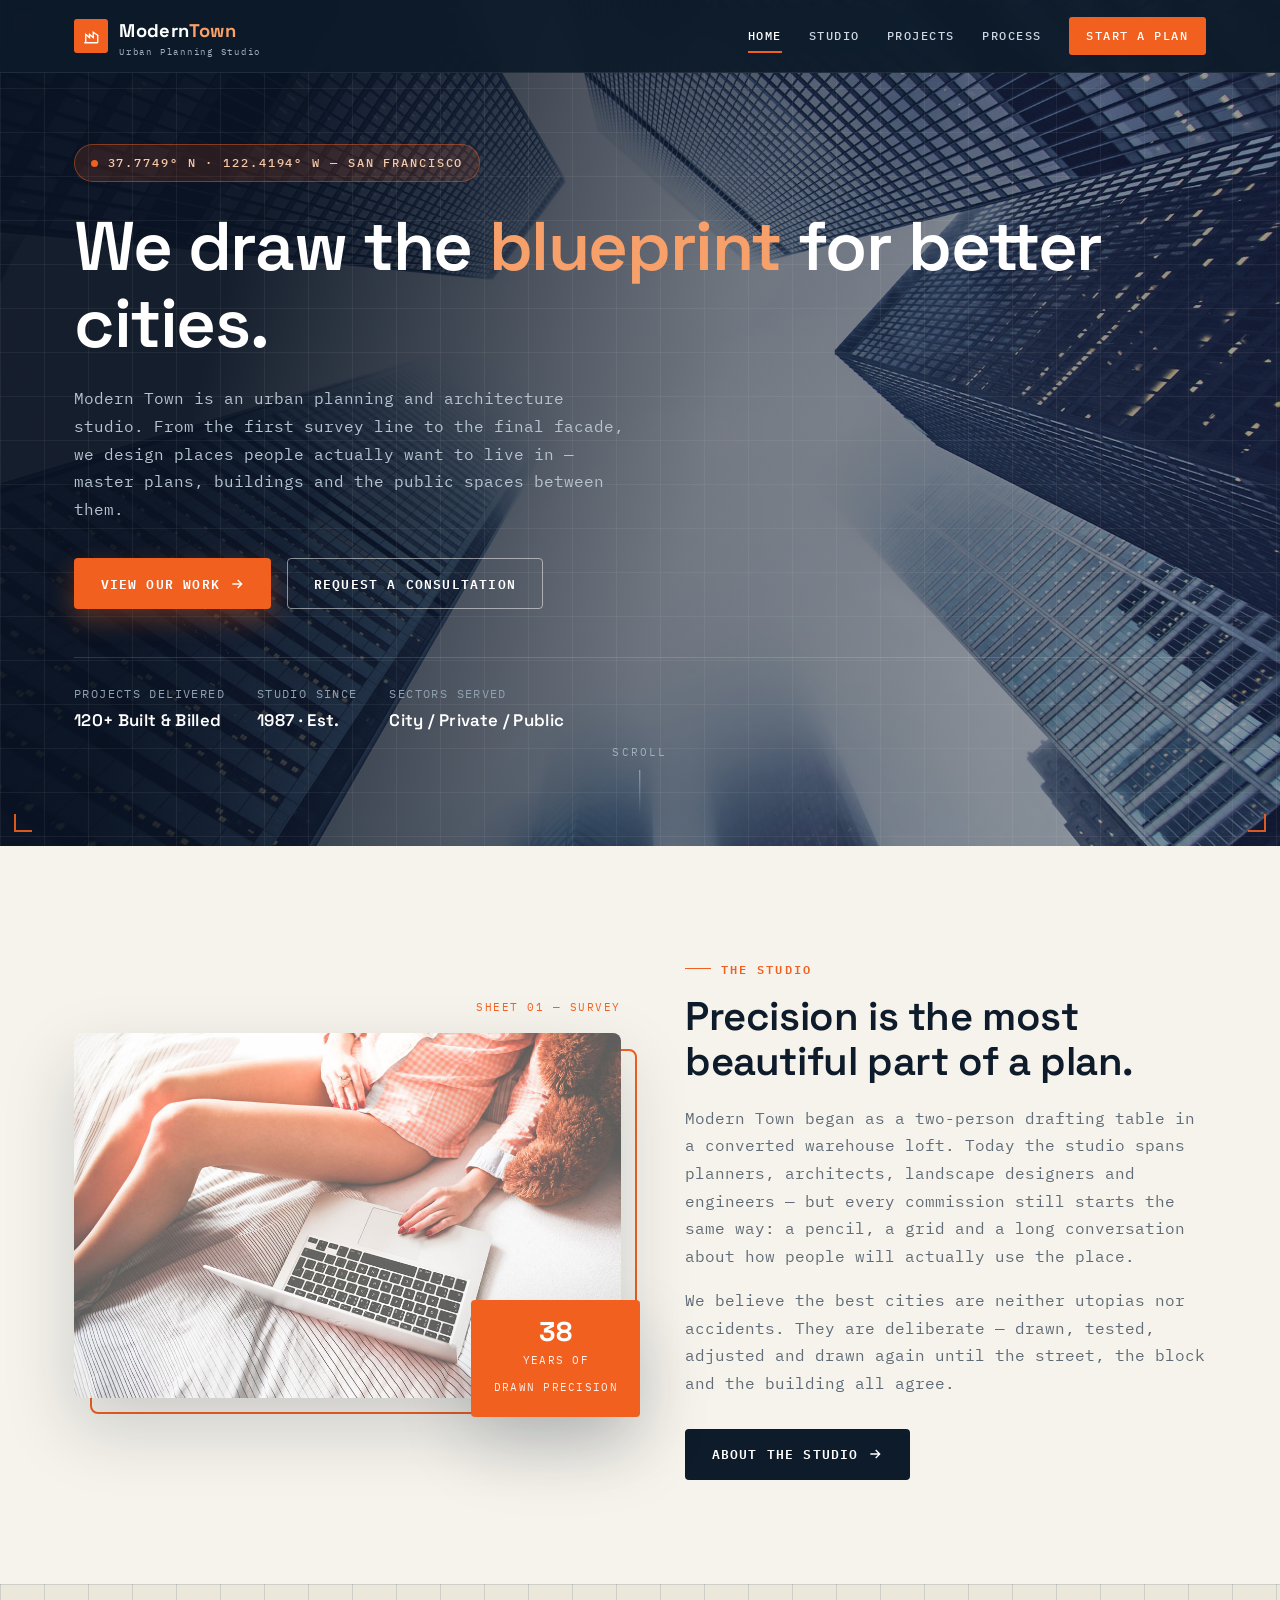
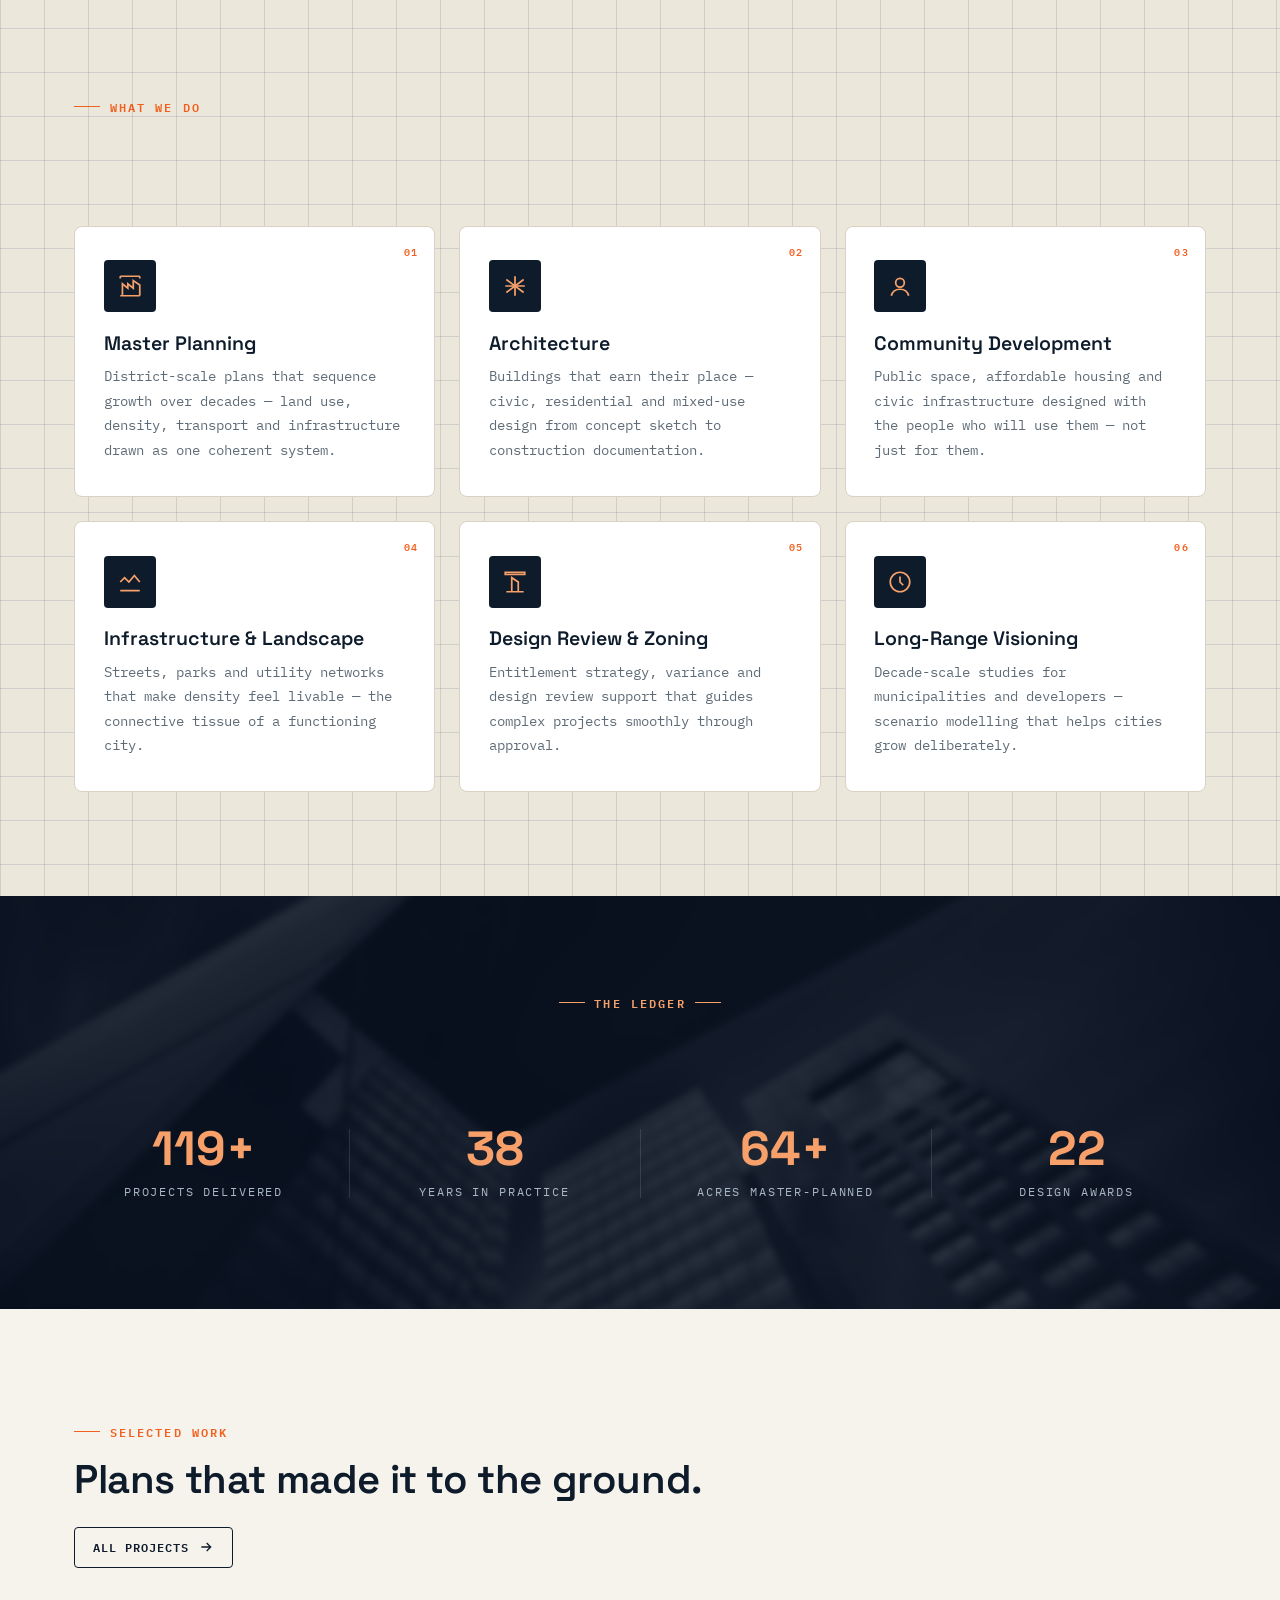
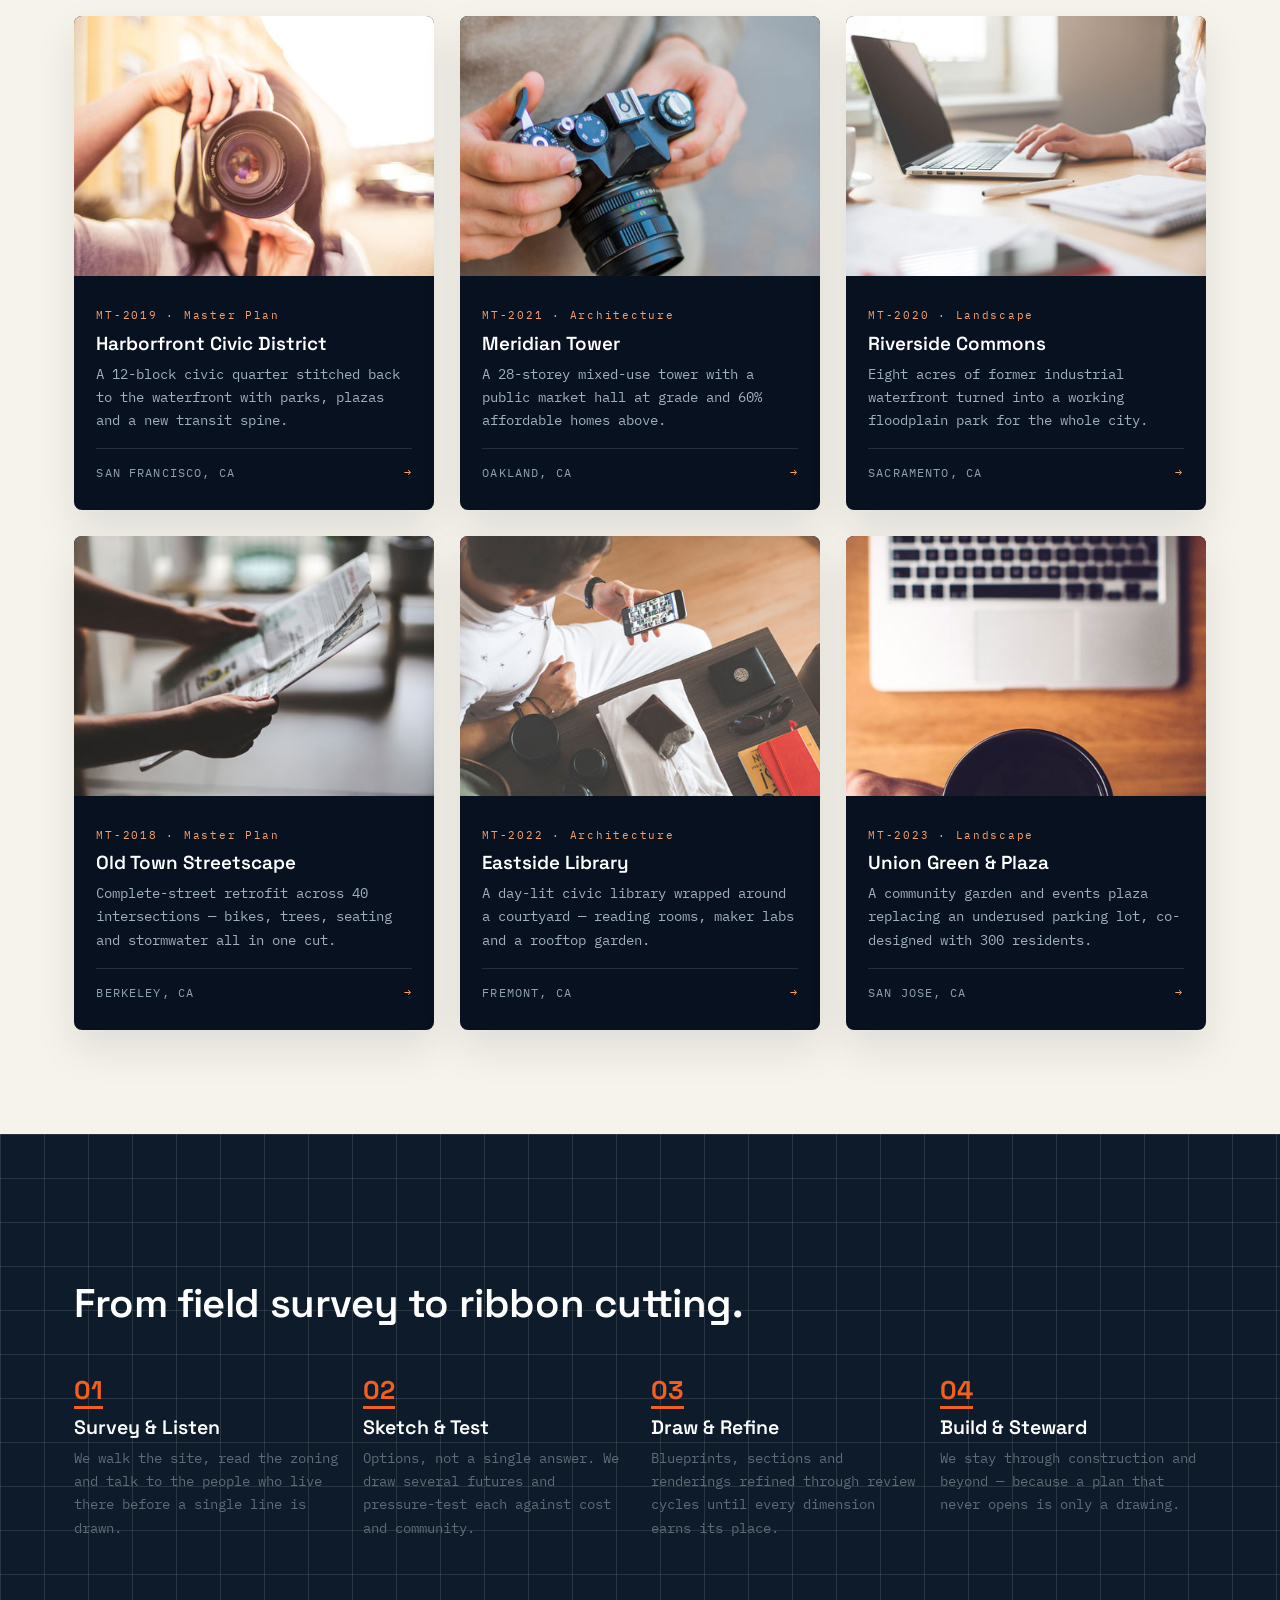
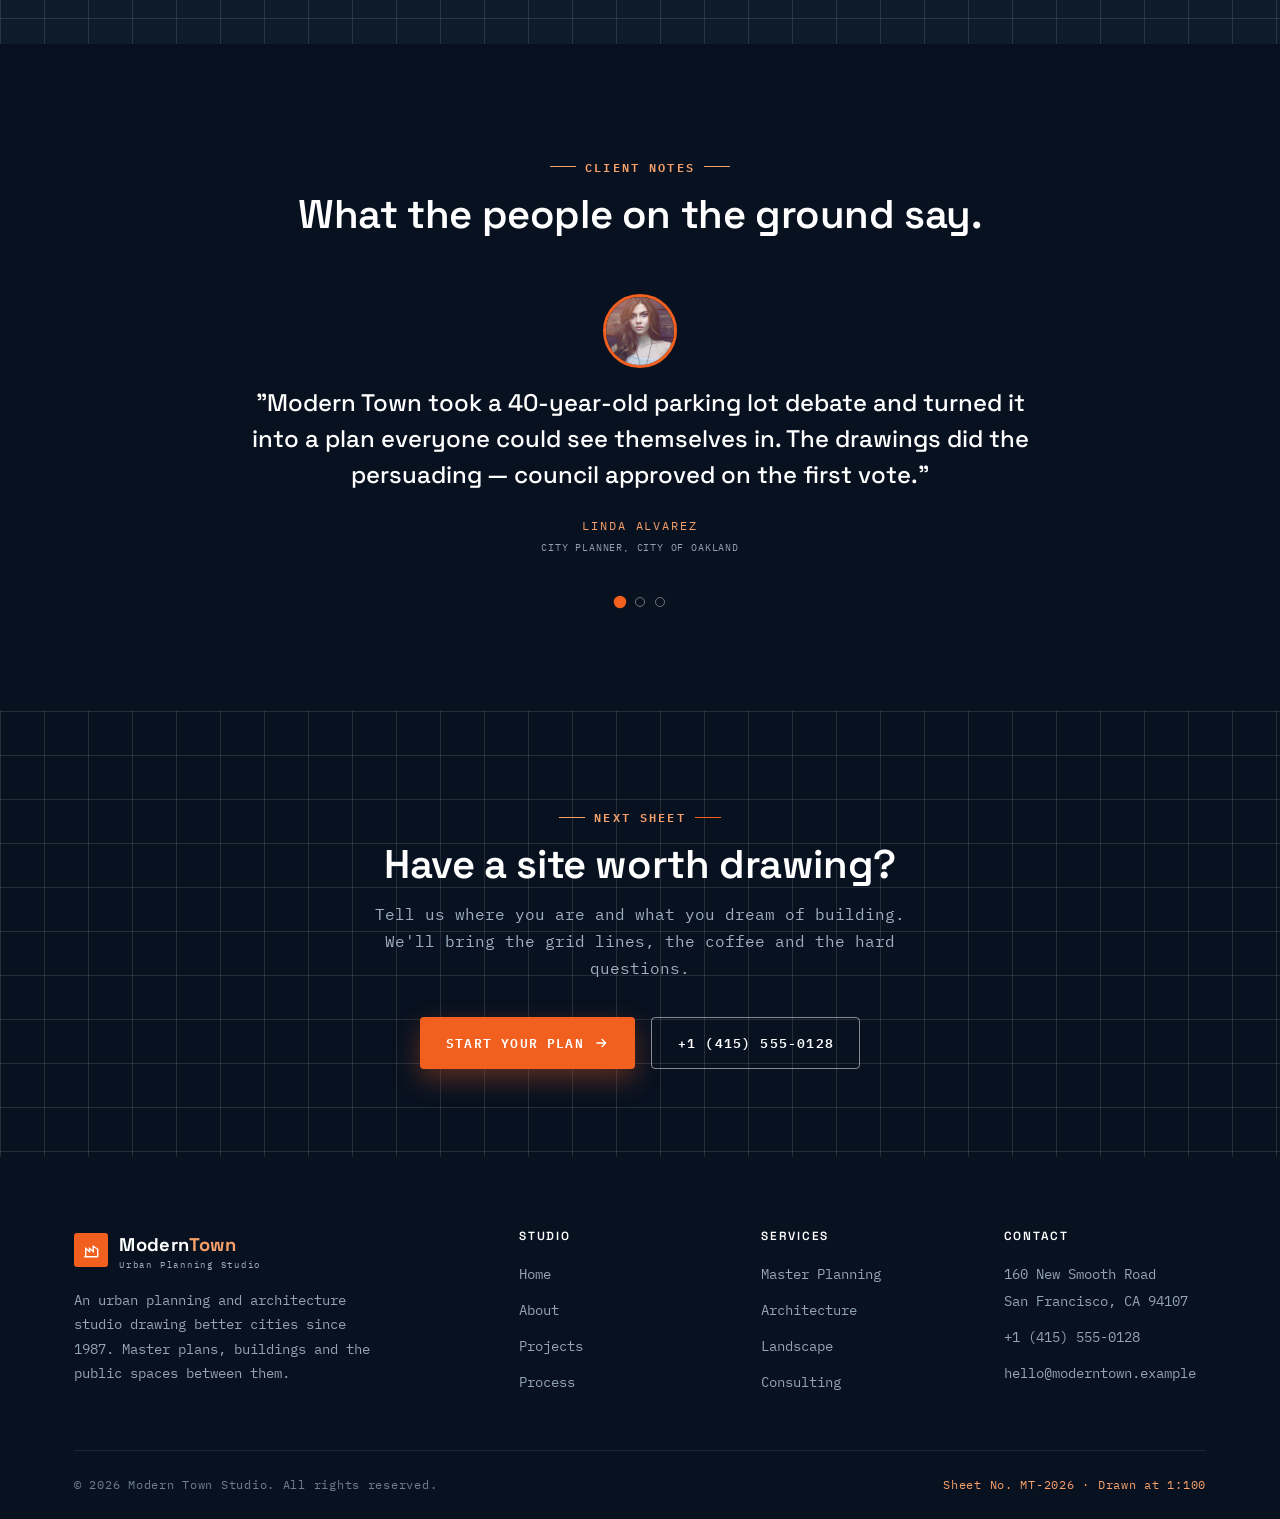
<file: index.html>
<!DOCTYPE html>
<html lang="en">
<head>
  <meta charset="utf-8">
  <meta name="viewport" content="width=device-width, initial-scale=1">
  <title>Modern Town — Urban Planning &amp; Architecture Studio</title>
  <meta name="description" content="Modern Town is an urban planning and architecture studio shaping livable cities — master planning, architecture, community development and infrastructure design, drawn with precision.">
  <meta property="og:title" content="Modern Town — Urban Planning &amp; Architecture Studio">
  <meta property="og:description" content="Master planning, architecture and community development — drawn with blueprint precision.">
  <meta property="og:type" content="website">
  <link rel="icon" href="data:image/svg+xml,%3Csvg xmlns='http://www.w3.org/2000/svg' viewBox='0 0 64 64'%3E%3Crect width='64' height='64' fill='%23f2601f'/%3E%3Cpath d='M14 48V24l8 10V30l8 12v-6l6 9h18v3H14z' fill='%23fff'/%3E%3C/svg%3E">
  <link rel="preconnect" href="https://fonts.googleapis.com">
  <link rel="preconnect" href="https://fonts.gstatic.com" crossorigin>
  <link href="https://fonts.googleapis.com/css2?family=Space+Grotesk:wght@400;500;600;700&family=IBM+Plex+Mono:wght@400;500;600&display=swap" rel="stylesheet">
  <link rel="stylesheet" href="assets/css/style.css">
</head>
<body>
  <a class="skip-link" href="#main">Skip to content</a>

  <!-- ===== Header ===== -->
  <header class="site-header" id="top">
    <div class="container header-inner">
      <a href="index.html" class="logo">
        <span class="logo-mark" aria-hidden="true">
          <svg viewBox="0 0 24 24" fill="none" stroke="currentColor" stroke-width="1.8"><path d="M3 21h18M5 21V10l5 4v-4l5 4V7l6 4v10"/></svg>
        </span>
        <span>Modern<span style="color:var(--signal-soft)">Town</span><small>Urban Planning Studio</small></span>
      </a>
      <button class="nav-toggle" aria-label="Toggle navigation" aria-expanded="false">
        <span></span><span></span><span></span>
      </button>
      <nav class="nav-links" aria-label="Primary navigation">
        <a href="index.html" aria-current="page">Home</a>
        <a href="about.html">Studio</a>
        <a href="projects.html">Projects</a>
        <a href="index.html#process">Process</a>
        <a href="contact.html" class="nav-cta">Start a Plan</a>
      </nav>
    </div>
  </header>

  <main id="main">
    <!-- ===== Hero ===== -->
    <section class="hero reg-marks" aria-label="Welcome">
      <div class="hero-bg" style="background-image:url('assets/img/home-bg.jpg');"></div>
      <div class="hero-bp" aria-hidden="true"></div>
      <span class="rm-a" aria-hidden="true"></span>
      <span class="rm-b" aria-hidden="true"></span>
      <div class="hero-inner">
        <span class="hero-badge reveal"><span class="dot" aria-hidden="true"></span> 37.7749° N · 122.4194° W — San Francisco</span>
        <h1 class="reveal reveal-delay-1">We draw the <span class="hl">blueprint</span> for better cities.</h1>
        <p class="hero-deck reveal reveal-delay-2">Modern Town is an urban planning and architecture studio. From the first survey line to the final facade, we design places people actually want to live in — master plans, buildings and the public spaces between them.</p>
        <div class="hero-actions reveal reveal-delay-3">
          <a href="projects.html" class="btn btn--signal">View Our Work
            <svg viewBox="0 0 24 24" fill="none" stroke="currentColor" stroke-width="2"><path d="M5 12h14M13 6l6 6-6 6"/></svg>
          </a>
          <a href="contact.html" class="btn btn--ghost-light">Request a Consultation</a>
        </div>
        <div class="hero-meta reveal reveal-delay-3">
          <span>Projects Delivered<b>120+ Built &amp; Billed</b></span>
          <span>Studio Since<b>1987 · Est.</b></span>
          <span>Sectors Served<b>City / Private / Public</b></span>
        </div>
      </div>
      <div class="scroll-cue" aria-hidden="true"><span>Scroll</span><div class="line"></div></div>
    </section>

    <!-- ===== Intro split ===== -->
    <section class="section" id="about">
      <div class="container">
        <div class="split">
          <div class="visual-frame vf-frame reveal">
            <span class="vf-coord">SHEET 01 — SURVEY</span>
            <img src="assets/img/about-1.jpg" alt="Aerial view of the city skyline that Modern Town helped master-plan">
            <div class="vf-badge">
              <b>38</b>
              <span>Years of<br>drawn precision</span>
            </div>
          </div>
          <div>
            <span class="eyebrow reveal">The Studio</span>
            <h2 class="reveal reveal-delay-1">Precision is the most beautiful part of a plan.</h2>
            <p class="section-lead reveal reveal-delay-2" style="margin-top:1.2rem;">Modern Town began as a two-person drafting table in a converted warehouse loft. Today the studio spans planners, architects, landscape designers and engineers — but every commission still starts the same way: a pencil, a grid and a long conversation about how people will actually use the place.</p>
            <p class="section-lead reveal reveal-delay-3" style="margin-top:1rem;">We believe the best cities are neither utopias nor accidents. They are deliberate — drawn, tested, adjusted and drawn again until the street, the block and the building all agree.</p>
            <div style="margin-top:2rem;" class="reveal reveal-delay-3">
              <a href="about.html" class="btn btn--navy">About the Studio
                <svg viewBox="0 0 24 24" fill="none" stroke="currentColor" stroke-width="2"><path d="M5 12h14M13 6l6 6-6 6"/></svg>
              </a>
            </div>
          </div>
        </div>
      </div>
    </section>

    <!-- ===== Services ===== -->
    <section class="section section--tint bp-grid">
      <div class="container">
        <div class="section-head">
          <span class="eyebrow reveal">What We Do</span>
          <h2 class="reveal reveal-delay-1">Four disciplines, one drawing.</h2>
        </div>
        <div class="cards-3">
          <article class="feature-card reveal">
            <span class="fc-tag">01</span>
            <div class="fc-icon" aria-hidden="true">
              <svg viewBox="0 0 24 24" fill="none" stroke="currentColor" stroke-width="1.6"><path d="M3 21h18M5 21V10l5 4v-4l5 4V7l6 4v10"/><path d="M3 3v2M21 3v2M3 3h18"/></svg>
            </div>
            <h3>Master Planning</h3>
            <p>District-scale plans that sequence growth over decades — land use, density, transport and infrastructure drawn as one coherent system.</p>
          </article>
          <article class="feature-card reveal reveal-delay-1">
            <span class="fc-tag">02</span>
            <div class="fc-icon" aria-hidden="true">
              <svg viewBox="0 0 24 24" fill="none" stroke="currentColor" stroke-width="1.6"><path d="M12 3v18M3 12h18"/><path d="M4 6l16 12M20 6L4 18"/></svg>
            </div>
            <h3>Architecture</h3>
            <p>Buildings that earn their place — civic, residential and mixed-use design from concept sketch to construction documentation.</p>
          </article>
          <article class="feature-card reveal reveal-delay-2">
            <span class="fc-tag">03</span>
            <div class="fc-icon" aria-hidden="true">
              <svg viewBox="0 0 24 24" fill="none" stroke="currentColor" stroke-width="1.6"><circle cx="12" cy="9" r="4"/><path d="M4 21c1-4 4-6 8-6s7 2 8 6"/></svg>
            </div>
            <h3>Community Development</h3>
            <p>Public space, affordable housing and civic infrastructure designed with the people who will use them — not just for them.</p>
          </article>
          <article class="feature-card reveal">
            <span class="fc-tag">04</span>
            <div class="fc-icon" aria-hidden="true">
              <svg viewBox="0 0 24 24" fill="none" stroke="currentColor" stroke-width="1.6"><path d="M3 12l4-4 4 4 5-6 5 6M3 20h18"/></svg>
            </div>
            <h3>Infrastructure &amp; Landscape</h3>
            <p>Streets, parks and utility networks that make density feel livable — the connective tissue of a functioning city.</p>
          </article>
          <article class="feature-card reveal reveal-delay-1">
            <span class="fc-tag">05</span>
            <div class="fc-icon" aria-hidden="true">
              <svg viewBox="0 0 24 24" fill="none" stroke="currentColor" stroke-width="1.6"><path d="M9 21V8l6 4v9M4 21h16"/><path d="M3 3h18v2H3z"/></svg>
            </div>
            <h3>Design Review &amp; Zoning</h3>
            <p>Entitlement strategy, variance and design review support that guides complex projects smoothly through approval.</p>
          </article>
          <article class="feature-card reveal reveal-delay-2">
            <span class="fc-tag">06</span>
            <div class="fc-icon" aria-hidden="true">
              <svg viewBox="0 0 24 24" fill="none" stroke="currentColor" stroke-width="1.6"><circle cx="12" cy="12" r="9"/><path d="M12 7v5l3 3"/></svg>
            </div>
            <h3>Long-Range Visioning</h3>
            <p>Decade-scale studies for municipalities and developers — scenario modelling that helps cities grow deliberately.</p>
          </article>
        </div>
      </div>
    </section>

    <!-- ===== Stats band ===== -->
    <section class="stats-band" style="background-image:url('assets/img/stats-bg.jpg');">
      <div class="container">
        <div class="section-head section-head--center" style="margin-bottom:2rem;">
          <span class="eyebrow eyebrow--center eyebrow--light reveal">The Ledger</span>
          <h2 class="reveal reveal-delay-1" style="color:#fff;">Built on measurable results.</h2>
        </div>
        <div class="stats-row">
          <div class="stat reveal">
            <b data-count="120" data-suffix="+">0</b>
            <span>Projects Delivered</span>
          </div>
          <div class="stat reveal reveal-delay-1">
            <b data-count="38">0</b>
            <span>Years in Practice</span>
          </div>
          <div class="stat reveal reveal-delay-2">
            <b data-count="64" data-suffix="+">0</b>
            <span>Acres Master-Planned</span>
          </div>
          <div class="stat reveal reveal-delay-3">
            <b data-count="22">0</b>
            <span>Design Awards</span>
          </div>
        </div>
      </div>
    </section>

    <!-- ===== Featured projects ===== -->
    <section class="section" id="projects">
      <div class="container">
        <div class="section-head" style="display:flex;justify-content:space-between;align-items:flex-end;flex-wrap:wrap;gap:1.5rem;">
          <div>
            <span class="eyebrow reveal">Selected Work</span>
            <h2 class="reveal reveal-delay-1">Plans that made it to the ground.</h2>
          </div>
          <a href="projects.html" class="btn btn--ghost btn--sm reveal reveal-delay-2">All Projects
            <svg viewBox="0 0 24 24" fill="none" stroke="currentColor" stroke-width="2"><path d="M5 12h14M13 6l6 6-6 6"/></svg>
          </a>
        </div>
        <div class="project-grid">
          <article class="project-card reveal" data-cat="plan">
            <img src="assets/img/project-1.jpg" alt="Civic district master plan drawings">
            <div class="project-body">
              <span class="p-num">MT-2019 · Master Plan</span>
              <h3>Harborfront Civic District</h3>
              <p>A 12-block civic quarter stitched back to the waterfront with parks, plazas and a new transit spine.</p>
              <div class="project-meta"><span>San Francisco, CA</span><span class="arrow">→</span></div>
            </div>
          </article>
          <article class="project-card reveal reveal-delay-1" data-cat="build">
            <img src="assets/img/project-2.jpg" alt="Mixed-use residential tower rendering">
            <div class="project-body">
              <span class="p-num">MT-2021 · Architecture</span>
              <h3>Meridian Tower</h3>
              <p>A 28-storey mixed-use tower with a public market hall at grade and 60% affordable homes above.</p>
              <div class="project-meta"><span>Oakland, CA</span><span class="arrow">→</span></div>
            </div>
          </article>
          <article class="project-card reveal reveal-delay-2" data-cat="land">
            <img src="assets/img/project-3.jpg" alt="Public park and landscape master plan">
            <div class="project-body">
              <span class="p-num">MT-2020 · Landscape</span>
              <h3>Riverside Commons</h3>
              <p>Eight acres of former industrial waterfront turned into a working floodplain park for the whole city.</p>
              <div class="project-meta"><span>Sacramento, CA</span><span class="arrow">→</span></div>
            </div>
          </article>
          <article class="project-card reveal" data-cat="plan">
            <img src="assets/img/project-4.jpg" alt="Neighborhood street section diagram">
            <div class="project-body">
              <span class="p-num">MT-2018 · Master Plan</span>
              <h3>Old Town Streetscape</h3>
              <p>Complete-street retrofit across 40 intersections — bikes, trees, seating and stormwater all in one cut.</p>
              <div class="project-meta"><span>Berkeley, CA</span><span class="arrow">→</span></div>
            </div>
          </article>
          <article class="project-card reveal reveal-delay-1" data-cat="build">
            <img src="assets/img/project-5.jpg" alt="Civic library building concept">
            <div class="project-body">
              <span class="p-num">MT-2022 · Architecture</span>
              <h3>Eastside Library</h3>
              <p>A day-lit civic library wrapped around a courtyard — reading rooms, maker labs and a rooftop garden.</p>
              <div class="project-meta"><span>Fremont, CA</span><span class="arrow">→</span></div>
            </div>
          </article>
          <article class="project-card reveal reveal-delay-2" data-cat="land">
            <img src="assets/img/project-6.jpg" alt="Community garden and plaza design">
            <div class="project-body">
              <span class="p-num">MT-2023 · Landscape</span>
              <h3>Union Green &amp; Plaza</h3>
              <p>A community garden and events plaza replacing an underused parking lot, co-designed with 300 residents.</p>
              <div class="project-meta"><span>San Jose, CA</span><span class="arrow">→</span></div>
            </div>
          </article>
        </div>
      </div>
    </section>

    <!-- ===== Process ===== -->
    <section class="section section--navy bp-grid bp-grid--light" id="process">
      <div class="container">
        <div class="section-head">
          <span class="eyebrow eyebrow--light reveal">How We Work</span>
          <h2 class="reveal reveal-delay-1" style="color:#fff;">From field survey to ribbon cutting.</h2>
        </div>
        <div class="process-grid">
          <div class="process-step reveal" data-step="01">
            <h3>Survey &amp; Listen</h3>
            <p>We walk the site, read the zoning and talk to the people who live there before a single line is drawn.</p>
          </div>
          <div class="process-step reveal reveal-delay-1" data-step="02">
            <h3>Sketch &amp; Test</h3>
            <p>Options, not a single answer. We draw several futures and pressure-test each against cost and community.</p>
          </div>
          <div class="process-step reveal reveal-delay-2" data-step="03">
            <h3>Draw &amp; Refine</h3>
            <p>Blueprints, sections and renderings refined through review cycles until every dimension earns its place.</p>
          </div>
          <div class="process-step reveal reveal-delay-3" data-step="04">
            <h3>Build &amp; Steward</h3>
            <p>We stay through construction and beyond — because a plan that never opens is only a drawing.</p>
          </div>
        </div>
      </div>
    </section>

    <!-- ===== Testimonials ===== -->
    <section class="section section--dark-grid" id="testimonials">
      <div class="container">
        <div class="section-head section-head--center">
          <span class="eyebrow eyebrow--center eyebrow--light reveal">Client Notes</span>
          <h2 class="reveal reveal-delay-1" style="color:#fff;">What the people on the ground say.</h2>
        </div>
        <div class="testi-wrap reveal reveal-delay-2">
          <div class="testi-slide active">
            <img src="assets/img/portrait-1.jpg" alt="Portrait of Linda Alvarez">
            <blockquote>"Modern Town took a 40-year-old parking lot debate and turned it into a plan everyone could see themselves in. The drawings did the persuading — council approved on the first vote."</blockquote>
            <cite>Linda Alvarez <small>City Planner, City of Oakland</small></cite>
          </div>
          <div class="testi-slide">
            <img src="assets/img/portrait-2.jpg" alt="Portrait of Tanya Okafor">
            <blockquote>"Rare to find an architecture studio that treats the block as carefully as the building. Our tower works because the street around it was designed with the same pencil."</blockquote>
            <cite>Tanya Okafor <small>Architect &amp; Development Lead</small></cite>
          </div>
          <div class="testi-slide">
            <img src="assets/img/portrait-3.jpg" alt="Portrait of Sandar Bek">
            <blockquote>"They delivered 240 sheets of construction documentation ahead of schedule and then showed up on site every week until the last handrail was bolted on. That is not normal. That is Modern Town."</blockquote>
            <cite>Sandar Bek <small>Senior Developer, Meridian Group</small></cite>
          </div>
          <div class="testi-nav" role="tablist" aria-label="Testimonials"></div>
        </div>
      </div>
    </section>

    <!-- ===== CTA ===== -->
    <section class="cta-band">
      <div class="container">
        <span class="eyebrow eyebrow--center eyebrow--light reveal">Next Sheet</span>
        <h2 class="reveal reveal-delay-1">Have a site worth drawing?</h2>
        <p class="reveal reveal-delay-2">Tell us where you are and what you dream of building. We'll bring the grid lines, the coffee and the hard questions.</p>
        <div class="btn-wrap reveal reveal-delay-3">
          <a href="contact.html" class="btn btn--signal">Start Your Plan
            <svg viewBox="0 0 24 24" fill="none" stroke="currentColor" stroke-width="2"><path d="M5 12h14M13 6l6 6-6 6"/></svg>
          </a>
          <a href="tel:+14155550128" class="btn btn--ghost-light">+1 (415) 555-0128</a>
        </div>
      </div>
    </section>
  </main>

  <!-- ===== Footer ===== -->
  <footer class="site-footer">
    <div class="container">
      <div class="footer-grid">
        <div class="footer-brand">
          <a href="index.html" class="logo">
            <span class="logo-mark" aria-hidden="true">
              <svg viewBox="0 0 24 24" fill="none" stroke="currentColor" stroke-width="1.8"><path d="M3 21h18M5 21V10l5 4v-4l5 4V7l6 4v10"/></svg>
            </span>
            <span>Modern<span style="color:var(--signal-soft)">Town</span><small>Urban Planning Studio</small></span>
          </a>
          <p>An urban planning and architecture studio drawing better cities since 1987. Master plans, buildings and the public spaces between them.</p>
        </div>
        <div class="footer-col">
          <h4>Studio</h4>
          <ul>
            <li><a href="index.html">Home</a></li>
            <li><a href="about.html">About</a></li>
            <li><a href="projects.html">Projects</a></li>
            <li><a href="index.html#process">Process</a></li>
          </ul>
        </div>
        <div class="footer-col">
          <h4>Services</h4>
          <ul>
            <li><a href="projects.html">Master Planning</a></li>
            <li><a href="projects.html">Architecture</a></li>
            <li><a href="projects.html">Landscape</a></li>
            <li><a href="contact.html">Consulting</a></li>
          </ul>
        </div>
        <div class="footer-col">
          <h4>Contact</h4>
          <ul>
            <li><a href="https://maps.google.com" rel="noopener" target="_blank">160 New Smooth Road<br>San Francisco, CA 94107</a></li>
            <li><a href="tel:+14155550128">+1 (415) 555-0128</a></li>
            <li><a href="mailto:hello@moderntown.example">hello@moderntown.example</a></li>
          </ul>
        </div>
      </div>
      <div class="footer-bottom">
        <span>© <span data-year>2026</span> Modern Town Studio. All rights reserved.</span>
        <span class="fb-coord">Sheet No. MT-2026 · Drawn at 1:100</span>
      </div>
    </div>
  </footer>

  <script src="assets/js/main.js"></script>
</body>
</html>
</file>
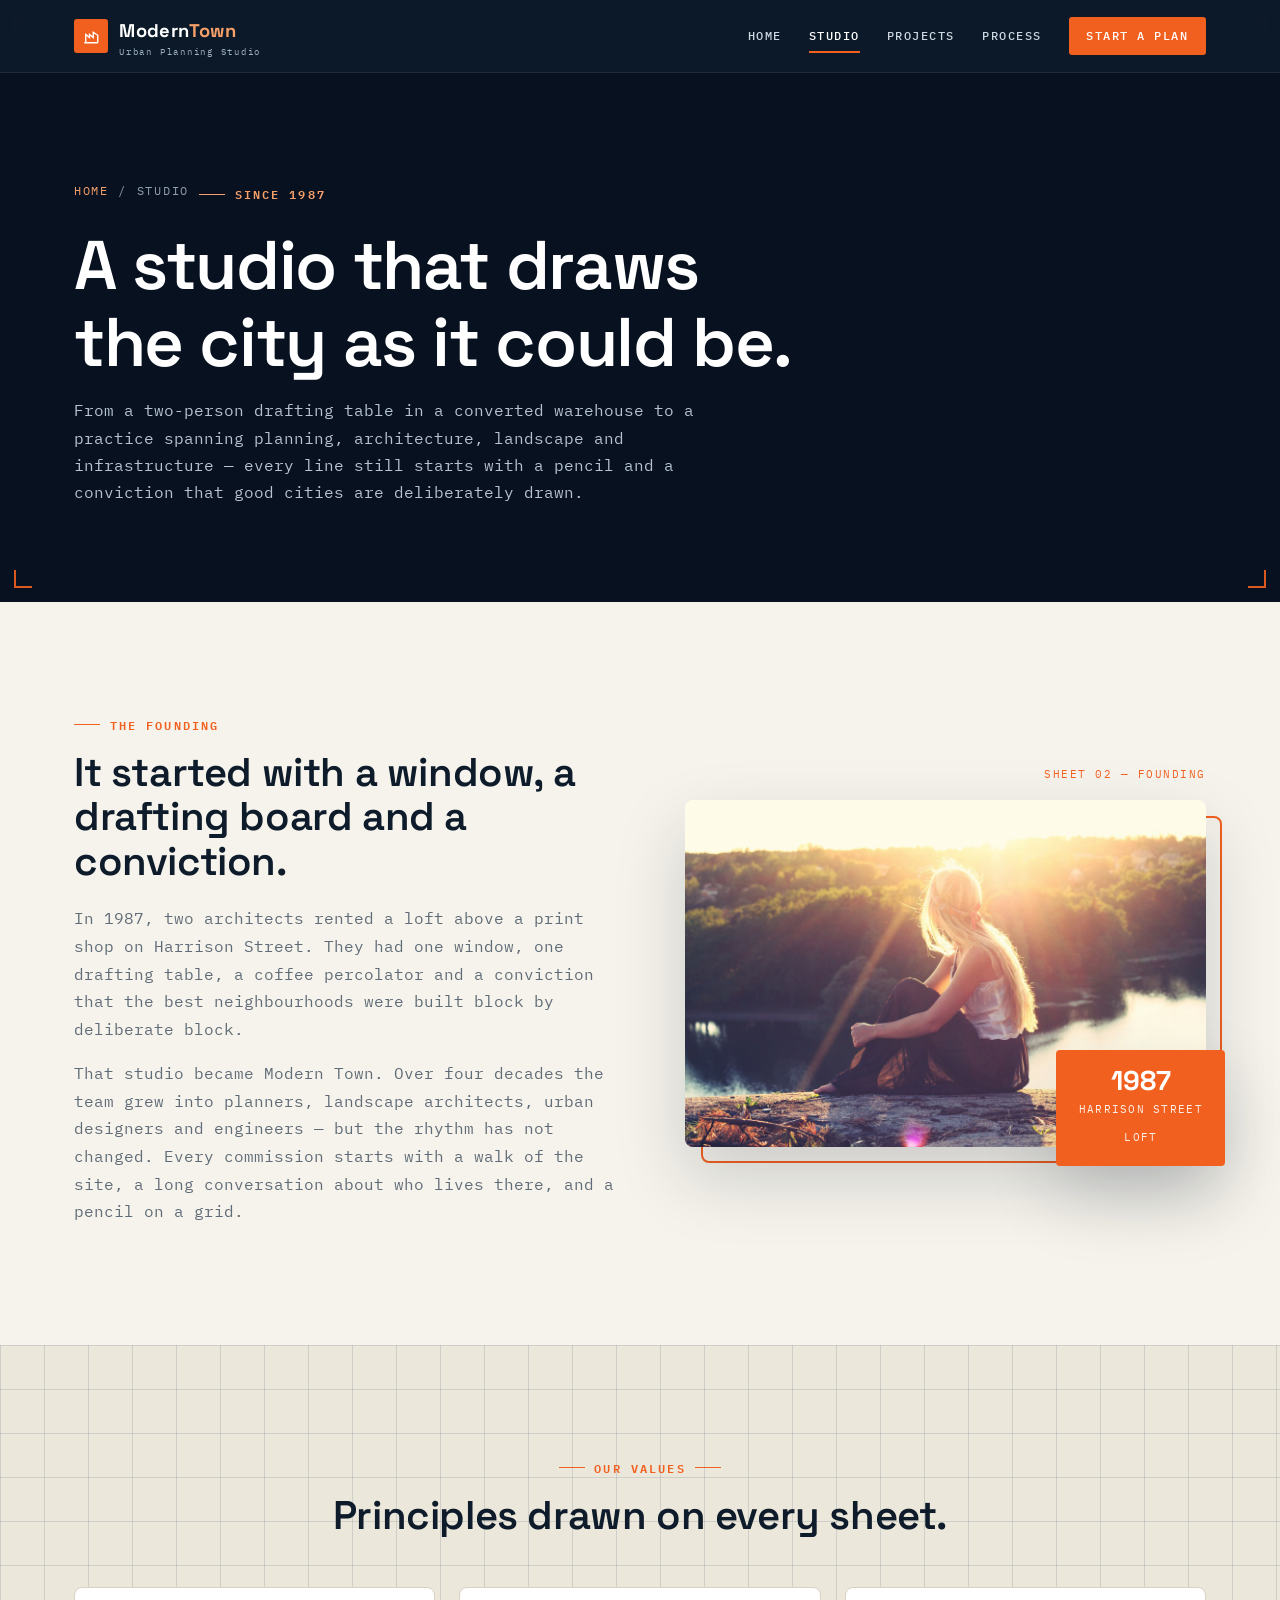
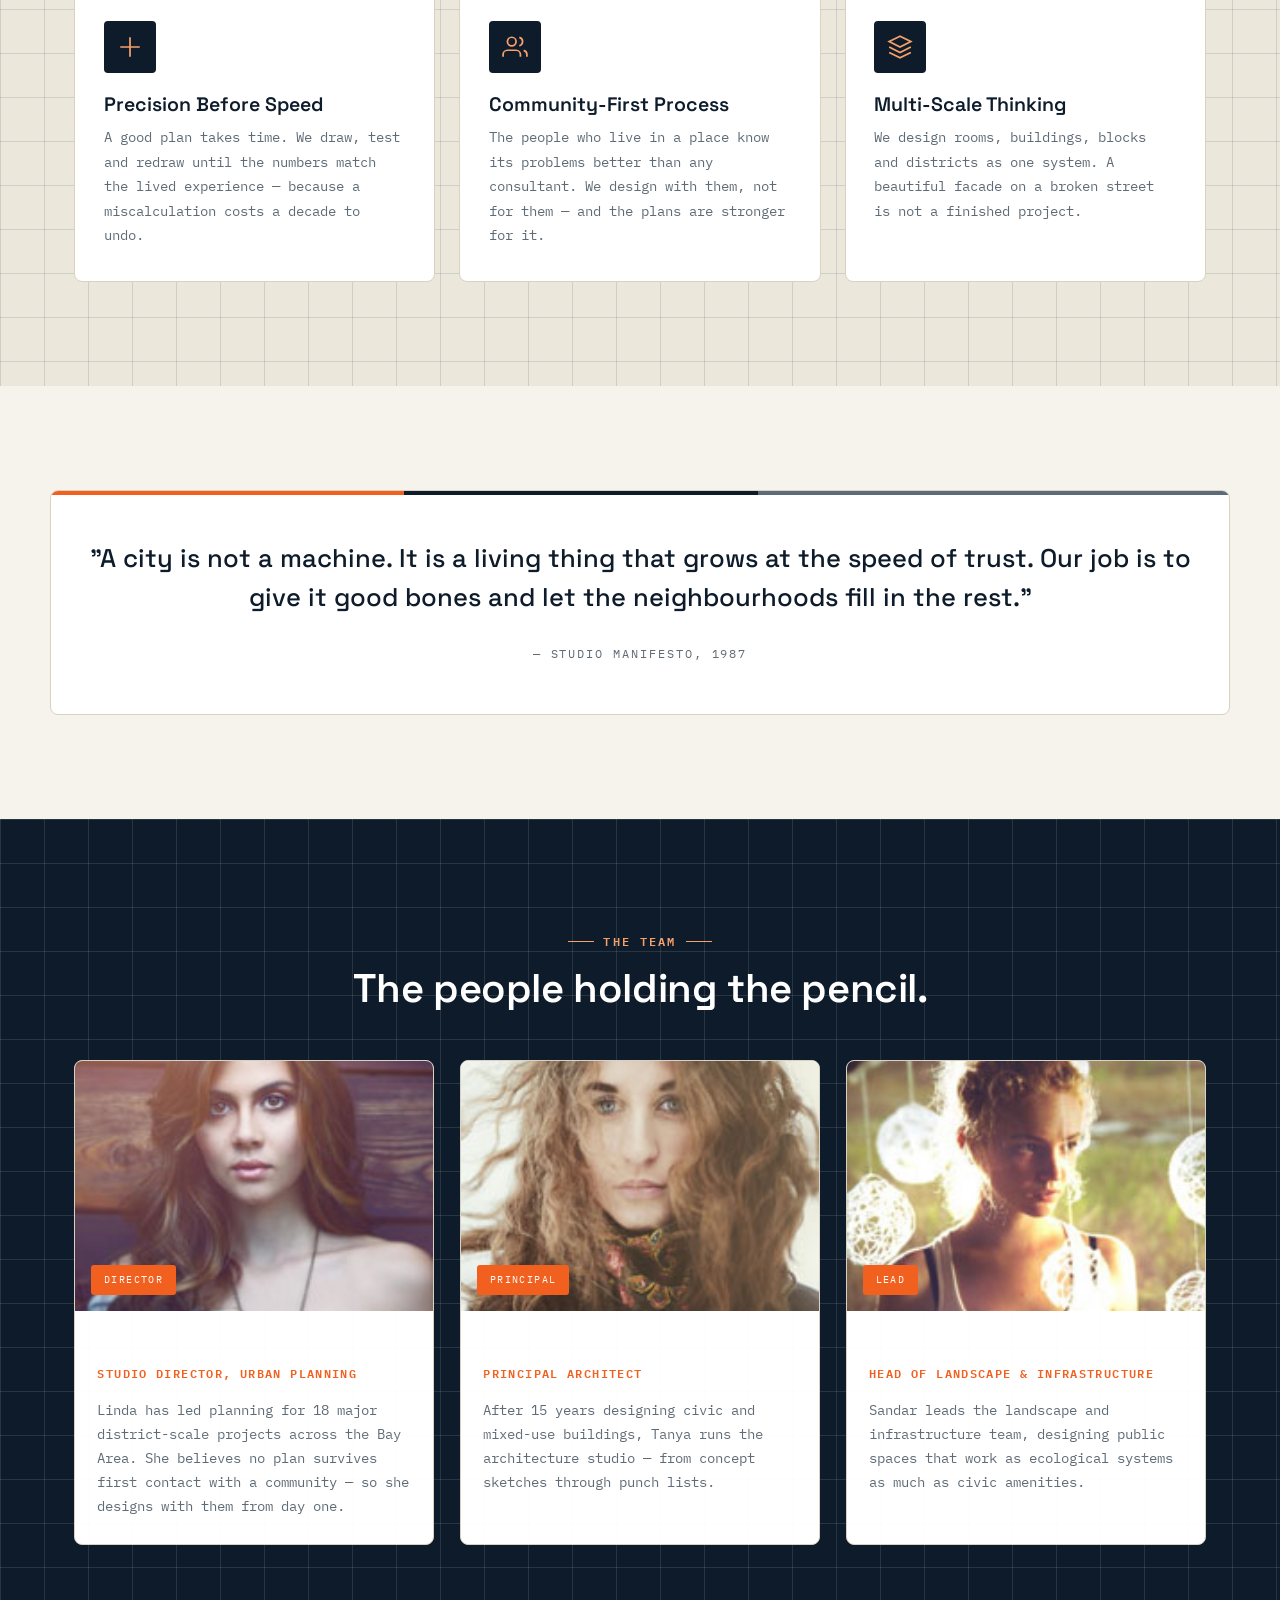
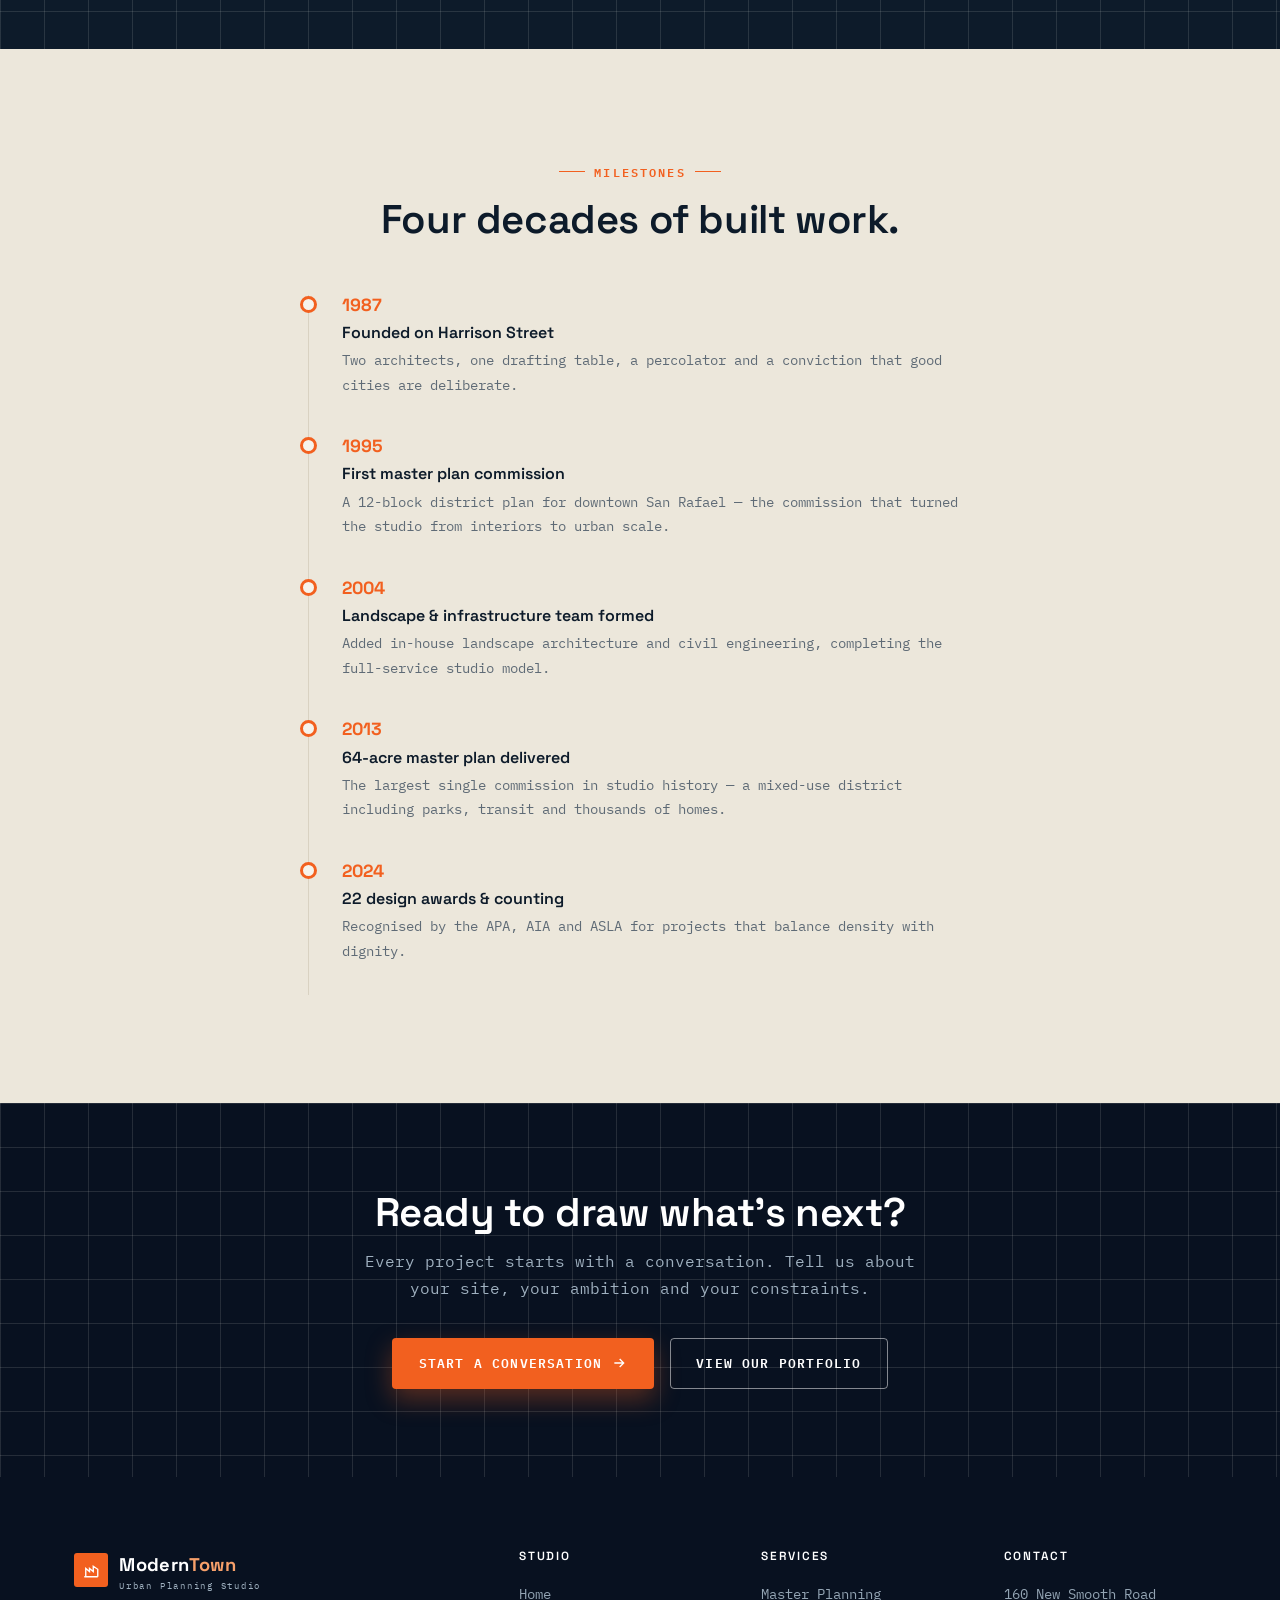
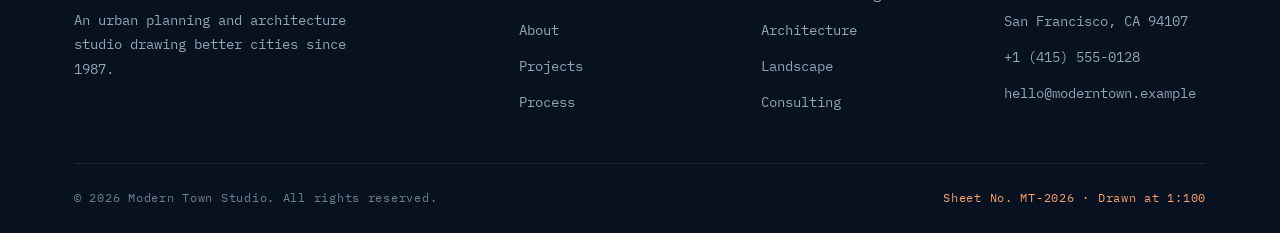
<file: about.html>
<!DOCTYPE html>
<html lang="en">
<head>
  <meta charset="utf-8">
  <meta name="viewport" content="width=device-width, initial-scale=1">
  <title>About — Modern Town Studio</title>
  <meta name="description" content="Founded in 1987, Modern Town is an urban planning and architecture studio based in San Francisco — master planning, architecture, landscape and community development.">
  <link rel="icon" href="data:image/svg+xml,%3Csvg xmlns='http://www.w3.org/2000/svg' viewBox='0 0 64 64'%3E%3Crect width='64' height='64' fill='%23f2601f'/%3E%3Cpath d='M14 48V24l8 10V30l8 12v-6l6 9h18v3H14z' fill='%23fff'/%3E%3C/svg%3E">
  <link rel="preconnect" href="https://fonts.googleapis.com">
  <link rel="preconnect" href="https://fonts.gstatic.com" crossorigin>
  <link href="https://fonts.googleapis.com/css2?family=Space+Grotesk:wght@400;500;600;700&family=IBM+Plex+Mono:wght@400;500;600&display=swap" rel="stylesheet">
  <link rel="stylesheet" href="assets/css/style.css">
</head>
<body>
  <a class="skip-link" href="#main">Skip to content</a>

  <header class="site-header" id="top">
    <div class="container header-inner">
      <a href="index.html" class="logo">
        <span class="logo-mark" aria-hidden="true">
          <svg viewBox="0 0 24 24" fill="none" stroke="currentColor" stroke-width="1.8"><path d="M3 21h18M5 21V10l5 4v-4l5 4V7l6 4v10"/></svg>
        </span>
        <span>Modern<span style="color:var(--signal-soft)">Town</span><small>Urban Planning Studio</small></span>
      </a>
      <button class="nav-toggle" aria-label="Toggle navigation" aria-expanded="false">
        <span></span><span></span><span></span>
      </button>
      <nav class="nav-links" aria-label="Primary navigation">
        <a href="index.html">Home</a>
        <a href="about.html" aria-current="page">Studio</a>
        <a href="projects.html">Projects</a>
        <a href="index.html#process">Process</a>
        <a href="contact.html" class="nav-cta">Start a Plan</a>
      </nav>
    </div>
  </header>

  <main id="main">
    <section class="page-hero page-hero--dark reg-marks">
      <span class="rm-a" aria-hidden="true"></span>
      <span class="rm-b" aria-hidden="true"></span>
      <div class="container">
        <div class="crumb reveal"><a href="index.html">Home</a><span>/</span><span>Studio</span></div>
        <span class="eyebrow eyebrow--light reveal">Since 1987</span>
        <h1 class="reveal reveal-delay-1">A studio that draws<br>the city as it could be.</h1>
        <p class="reveal reveal-delay-2">From a two-person drafting table in a converted warehouse to a practice spanning planning, architecture, landscape and infrastructure — every line still starts with a pencil and a conviction that good cities are deliberately drawn.</p>
      </div>
    </section>

    <section class="section">
      <div class="container">
        <div class="split">
          <div>
            <span class="eyebrow reveal">The Founding</span>
            <h2 class="reveal reveal-delay-1">It started with a window, a drafting board and a conviction.</h2>
            <p class="section-lead reveal reveal-delay-2" style="margin-top:1.2rem;">In 1987, two architects rented a loft above a print shop on Harrison Street. They had one window, one drafting table, a coffee percolator and a conviction that the best neighbourhoods were built block by deliberate block.</p>
            <p class="section-lead reveal reveal-delay-3" style="margin-top:1rem;">That studio became Modern Town. Over four decades the team grew into planners, landscape architects, urban designers and engineers — but the rhythm has not changed. Every commission starts with a walk of the site, a long conversation about who lives there, and a pencil on a grid.</p>
          </div>
          <div class="visual-frame vf-frame reveal">
            <span class="vf-coord">SHEET 02 — FOUNDING</span>
            <img src="assets/img/about-2.jpg" alt="Historic drafting table with blueprints at Modern Town Studio">
            <div class="vf-badge">
              <b>1987</b>
              <span>Harrison Street<br>Loft</span>
            </div>
          </div>
        </div>
      </div>
    </section>

    <section class="section section--tint bp-grid">
      <div class="container">
        <div class="section-head section-head--center">
          <span class="eyebrow eyebrow--center reveal">Our Values</span>
          <h2 class="reveal reveal-delay-1">Principles drawn on every sheet.</h2>
        </div>
        <div class="cards-3">
          <article class="feature-card reveal">
            <div class="fc-icon" aria-hidden="true">
              <svg viewBox="0 0 24 24" fill="none" stroke="currentColor" stroke-width="1.6"><path d="M12 3v18M3 12h18"/></svg>
            </div>
            <h3>Precision Before Speed</h3>
            <p>A good plan takes time. We draw, test and redraw until the numbers match the lived experience — because a miscalculation costs a decade to undo.</p>
          </article>
          <article class="feature-card reveal reveal-delay-1">
            <div class="fc-icon" aria-hidden="true">
              <svg viewBox="0 0 24 24" fill="none" stroke="currentColor" stroke-width="1.6"><path d="M17 21v-2a4 4 0 00-4-4H5a4 4 0 00-4 4v2"/><circle cx="9" cy="7" r="4"/><path d="M23 21v-2a4 4 0 00-3-3.87M16 3.13a4 4 0 010 7.75"/></svg>
            </div>
            <h3>Community-First Process</h3>
            <p>The people who live in a place know its problems better than any consultant. We design with them, not for them — and the plans are stronger for it.</p>
          </article>
          <article class="feature-card reveal reveal-delay-2">
            <div class="fc-icon" aria-hidden="true">
              <svg viewBox="0 0 24 24" fill="none" stroke="currentColor" stroke-width="1.6"><path d="M12 2L2 7l10 5 10-5-10-5z"/><path d="M2 17l10 5 10-5"/><path d="M2 12l10 5 10-5"/></svg>
            </div>
            <h3>Multi-Scale Thinking</h3>
            <p>We design rooms, buildings, blocks and districts as one system. A beautiful facade on a broken street is not a finished project.</p>
          </article>
        </div>
      </div>
    </section>

    <section class="section container container-narrow">
      <div class="quote-card reveal">
        <blockquote>"A city is not a machine. It is a living thing that grows at the speed of trust. Our job is to give it good bones and let the neighbourhoods fill in the rest."</blockquote>
        <cite>— Studio Manifesto, 1987</cite>
      </div>
    </section>

    <!-- Team -->
    <section class="section section--navy bp-grid bp-grid--light" id="team">
      <div class="container">
        <div class="section-head section-head--center">
          <span class="eyebrow eyebrow--center eyebrow--light reveal">The Team</span>
          <h2 class="reveal reveal-delay-1" style="color:#fff;">The people holding the pencil.</h2>
        </div>
        <div class="team-grid">
          <article class="team-card reveal">
            <div class="tc-photo"><img src="assets/img/portrait-1.jpg" alt="Linda Alvarez — Studio Director"><span class="tc-role">Director</span></div>
            <div class="team-info">
              <h3>Linda Alvarez</h3>
              <span class="role">Studio Director, Urban Planning</span>
              <p>Linda has led planning for 18 major district-scale projects across the Bay Area. She believes no plan survives first contact with a community — so she designs with them from day one.</p>
            </div>
          </article>
          <article class="team-card reveal reveal-delay-1">
            <div class="tc-photo"><img src="assets/img/portrait-2.jpg" alt="Tanya Okafor — Principal Architect"><span class="tc-role">Principal</span></div>
            <div class="team-info">
              <h3>Tanya Okafor</h3>
              <span class="role">Principal Architect</span>
              <p>After 15 years designing civic and mixed-use buildings, Tanya runs the architecture studio — from concept sketches through punch lists.</p>
            </div>
          </article>
          <article class="team-card reveal reveal-delay-2">
            <div class="tc-photo"><img src="assets/img/portrait-3.jpg" alt="Sandar Bek — Head of Landscape"><span class="tc-role">Lead</span></div>
            <div class="team-info">
              <h3>Sandar Bek</h3>
              <span class="role">Head of Landscape &amp; Infrastructure</span>
              <p>Sandar leads the landscape and infrastructure team, designing public spaces that work as ecological systems as much as civic amenities.</p>
            </div>
          </article>
        </div>
      </div>
    </section>

    <!-- Milestones -->
    <section class="section section--tint">
      <div class="container">
        <div class="section-head section-head--center">
          <span class="eyebrow eyebrow--center reveal">Milestones</span>
          <h2 class="reveal reveal-delay-1">Four decades of built work.</h2>
        </div>
        <div class="timeline" style="max-width:680px;margin:0 auto;">
          <div class="tl-item reveal">
            <span class="tl-year">1987</span>
            <h4>Founded on Harrison Street</h4>
            <p>Two architects, one drafting table, a percolator and a conviction that good cities are deliberate.</p>
          </div>
          <div class="tl-item reveal">
            <span class="tl-year">1995</span>
            <h4>First master plan commission</h4>
            <p>A 12-block district plan for downtown San Rafael — the commission that turned the studio from interiors to urban scale.</p>
          </div>
          <div class="tl-item reveal">
            <span class="tl-year">2004</span>
            <h4>Landscape &amp; infrastructure team formed</h4>
            <p>Added in-house landscape architecture and civil engineering, completing the full-service studio model.</p>
          </div>
          <div class="tl-item reveal">
            <span class="tl-year">2013</span>
            <h4>64-acre master plan delivered</h4>
            <p>The largest single commission in studio history — a mixed-use district including parks, transit and thousands of homes.</p>
          </div>
          <div class="tl-item reveal">
            <span class="tl-year">2024</span>
            <h4>22 design awards &amp; counting</h4>
            <p>Recognised by the APA, AIA and ASLA for projects that balance density with dignity.</p>
          </div>
        </div>
      </div>
    </section>

    <section class="cta-band">
      <div class="container">
        <h2 class="reveal">Ready to draw what's next?</h2>
        <p class="reveal reveal-delay-1">Every project starts with a conversation. Tell us about your site, your ambition and your constraints.</p>
        <div class="btn-wrap reveal reveal-delay-2">
          <a href="contact.html" class="btn btn--signal">Start a Conversation
            <svg viewBox="0 0 24 24" fill="none" stroke="currentColor" stroke-width="2"><path d="M5 12h14M13 6l6 6-6 6"/></svg>
          </a>
          <a href="projects.html" class="btn btn--ghost-light">View Our Portfolio</a>
        </div>
      </div>
    </section>
  </main>

  <footer class="site-footer">
    <div class="container">
      <div class="footer-grid">
        <div class="footer-brand">
          <a href="index.html" class="logo">
            <span class="logo-mark" aria-hidden="true">
              <svg viewBox="0 0 24 24" fill="none" stroke="currentColor" stroke-width="1.8"><path d="M3 21h18M5 21V10l5 4v-4l5 4V7l6 4v10"/></svg>
            </span>
            <span>Modern<span style="color:var(--signal-soft)">Town</span><small>Urban Planning Studio</small></span>
          </a>
          <p>An urban planning and architecture studio drawing better cities since 1987.</p>
        </div>
        <div class="footer-col">
          <h4>Studio</h4>
          <ul>
            <li><a href="index.html">Home</a></li>
            <li><a href="about.html">About</a></li>
            <li><a href="projects.html">Projects</a></li>
            <li><a href="index.html#process">Process</a></li>
          </ul>
        </div>
        <div class="footer-col">
          <h4>Services</h4>
          <ul>
            <li><a href="projects.html">Master Planning</a></li>
            <li><a href="projects.html">Architecture</a></li>
            <li><a href="projects.html">Landscape</a></li>
            <li><a href="contact.html">Consulting</a></li>
          </ul>
        </div>
        <div class="footer-col">
          <h4>Contact</h4>
          <ul>
            <li><a href="https://maps.google.com" rel="noopener" target="_blank">160 New Smooth Road<br>San Francisco, CA 94107</a></li>
            <li><a href="tel:+14155550128">+1 (415) 555-0128</a></li>
            <li><a href="mailto:hello@moderntown.example">hello@moderntown.example</a></li>
          </ul>
        </div>
      </div>
      <div class="footer-bottom">
        <span>© <span data-year>2026</span> Modern Town Studio. All rights reserved.</span>
        <span class="fb-coord">Sheet No. MT-2026 · Drawn at 1:100</span>
      </div>
    </div>
  </footer>

  <script src="assets/js/main.js"></script>
</body>
</html>
</file>
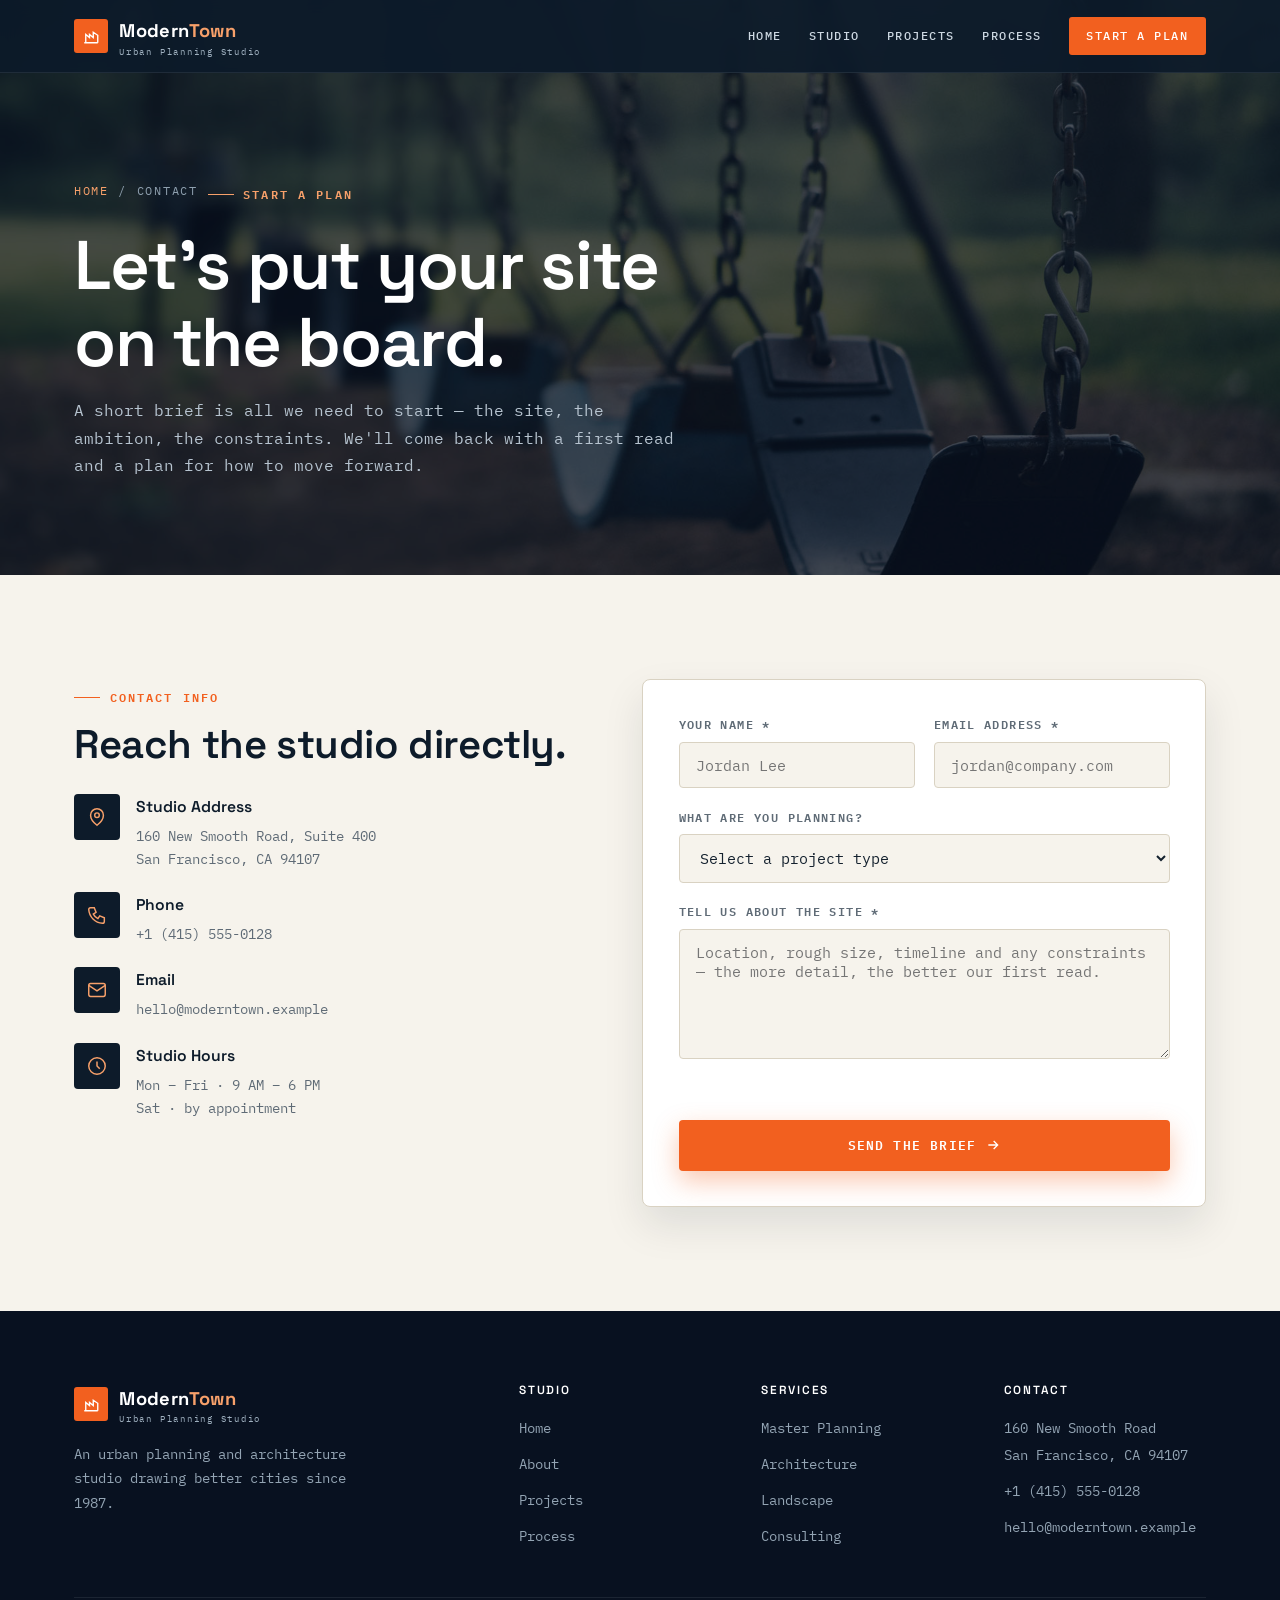
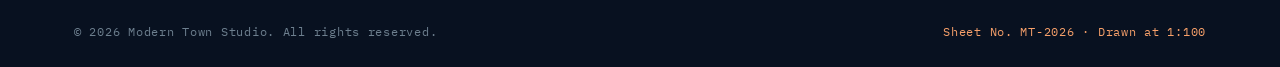
<file: contact.html>
<!DOCTYPE html>
<html lang="en">
<head>
  <meta charset="utf-8">
  <meta name="viewport" content="width=device-width, initial-scale=1">
  <title>Contact — Modern Town Studio</title>
  <meta name="description" content="Start a project with Modern Town — request a consultation for master planning, architecture, landscape or infrastructure. Phone, email, studio address and a contact form.">
  <link rel="icon" href="data:image/svg+xml,%3Csvg xmlns='http://www.w3.org/2000/svg' viewBox='0 0 64 64'%3E%3Crect width='64' height='64' fill='%23f2601f'/%3E%3Cpath d='M14 48V24l8 10V30l8 12v-6l6 9h18v3H14z' fill='%23fff'/%3E%3C/svg%3E">
  <link rel="preconnect" href="https://fonts.googleapis.com">
  <link rel="preconnect" href="https://fonts.gstatic.com" crossorigin>
  <link href="https://fonts.googleapis.com/css2?family=Space+Grotesk:wght@400;500;600;700&family=IBM+Plex+Mono:wght@400;500;600&display=swap" rel="stylesheet">
  <link rel="stylesheet" href="assets/css/style.css">
</head>
<body>
  <a class="skip-link" href="#main">Skip to content</a>

  <header class="site-header" id="top">
    <div class="container header-inner">
      <a href="index.html" class="logo">
        <span class="logo-mark" aria-hidden="true">
          <svg viewBox="0 0 24 24" fill="none" stroke="currentColor" stroke-width="1.8"><path d="M3 21h18M5 21V10l5 4v-4l5 4V7l6 4v10"/></svg>
        </span>
        <span>Modern<span style="color:var(--signal-soft)">Town</span><small>Urban Planning Studio</small></span>
      </a>
      <button class="nav-toggle" aria-label="Toggle navigation" aria-expanded="false">
        <span></span><span></span><span></span>
      </button>
      <nav class="nav-links" aria-label="Primary navigation">
        <a href="index.html">Home</a>
        <a href="about.html">Studio</a>
        <a href="projects.html">Projects</a>
        <a href="index.html#process">Process</a>
        <a href="contact.html" class="nav-cta" aria-current="page">Start a Plan</a>
      </nav>
    </div>
  </header>

  <main id="main">
    <section class="page-hero page-hero--img">
      <div class="page-hero-bg" style="background-image:url('assets/img/contact-bg.jpg');"></div>
      <div class="container">
        <div class="crumb reveal"><a href="index.html">Home</a><span>/</span><span>Contact</span></div>
        <span class="eyebrow eyebrow--light reveal">Start a Plan</span>
        <h1 class="reveal reveal-delay-1">Let's put your site<br>on the board.</h1>
        <p class="reveal reveal-delay-2">A short brief is all we need to start — the site, the ambition, the constraints. We'll come back with a first read and a plan for how to move forward.</p>
      </div>
    </section>

    <section class="section">
      <div class="container">
        <div class="contact-grid">
          <div class="contact-info">
            <span class="eyebrow reveal">Contact Info</span>
            <h2 class="reveal reveal-delay-1" style="margin-bottom:1.6rem;">Reach the studio directly.</h2>
            <dl class="ci-list reveal reveal-delay-2">
              <div class="ci-item">
                <span class="ci-icon" aria-hidden="true">
                  <svg viewBox="0 0 24 24" fill="none" stroke="currentColor" stroke-width="1.6"><path d="M12 21s7-5.5 7-11a7 7 0 10-14 0c0 5.5 7 11 7 11z"/><circle cx="12" cy="10" r="2.5"/></svg>
                </span>
                <div>
                  <dt>Studio Address</dt>
                  <dd>160 New Smooth Road, Suite 400<br>San Francisco, CA 94107</dd>
                </div>
              </div>
              <div class="ci-item">
                <span class="ci-icon" aria-hidden="true">
                  <svg viewBox="0 0 24 24" fill="none" stroke="currentColor" stroke-width="1.6"><path d="M5 4h4l2 5-3 2a12 12 0 005 5l2-3 5 2v4a2 2 0 01-2 2A16 16 0 013 6a2 2 0 012-2z"/></svg>
                </span>
                <div>
                  <dt>Phone</dt>
                  <dd><a href="tel:+14155550128">+1 (415) 555-0128</a></dd>
                </div>
              </div>
              <div class="ci-item">
                <span class="ci-icon" aria-hidden="true">
                  <svg viewBox="0 0 24 24" fill="none" stroke="currentColor" stroke-width="1.6"><rect x="3" y="5" width="18" height="14" rx="2"/><path d="M3 7l9 6 9-6"/></svg>
                </span>
                <div>
                  <dt>Email</dt>
                  <dd><a href="mailto:hello@moderntown.example">hello@moderntown.example</a></dd>
                </div>
              </div>
              <div class="ci-item">
                <span class="ci-icon" aria-hidden="true">
                  <svg viewBox="0 0 24 24" fill="none" stroke="currentColor" stroke-width="1.6"><circle cx="12" cy="12" r="9"/><path d="M12 7v5l3 3"/></svg>
                </span>
                <div>
                  <dt>Studio Hours</dt>
                  <dd>Mon – Fri · 9 AM – 6 PM<br>Sat · by appointment</dd>
                </div>
              </div>
            </dl>
          </div>

          <form class="contact-form" data-form novalidate>
            <div class="form-row">
              <div class="form-group">
                <label for="name">Your name *</label>
                <input type="text" id="name" name="name" placeholder="Jordan Lee" required>
              </div>
              <div class="form-group">
                <label for="email">Email address *</label>
                <input type="email" id="email" name="email" placeholder="jordan@company.com" required>
              </div>
            </div>
            <div class="form-group">
              <label for="subject">What are you planning?</label>
              <select id="subject" name="subject">
                <option value="">Select a project type</option>
                <option>Master plan / district</option>
                <option>Architecture / building</option>
                <option>Landscape / public space</option>
                <option>Infrastructure / streets</option>
                <option>Zoning / entitlement support</option>
                <option>Something else</option>
              </select>
            </div>
            <div class="form-group">
              <label for="message">Tell us about the site *</label>
              <textarea id="message" name="message" placeholder="Location, rough size, timeline and any constraints — the more detail, the better our first read." required></textarea>
            </div>
            <p class="form-status" role="status" aria-live="polite"></p>
            <button type="submit" class="btn btn--signal btn--block">Send the Brief
              <svg viewBox="0 0 24 24" fill="none" stroke="currentColor" stroke-width="2"><path d="M5 12h14M13 6l6 6-6 6"/></svg>
            </button>
          </form>
        </div>
      </div>
    </section>
  </main>

  <footer class="site-footer">
    <div class="container">
      <div class="footer-grid">
        <div class="footer-brand">
          <a href="index.html" class="logo">
            <span class="logo-mark" aria-hidden="true">
              <svg viewBox="0 0 24 24" fill="none" stroke="currentColor" stroke-width="1.8"><path d="M3 21h18M5 21V10l5 4v-4l5 4V7l6 4v10"/></svg>
            </span>
            <span>Modern<span style="color:var(--signal-soft)">Town</span><small>Urban Planning Studio</small></span>
          </a>
          <p>An urban planning and architecture studio drawing better cities since 1987.</p>
        </div>
        <div class="footer-col">
          <h4>Studio</h4>
          <ul>
            <li><a href="index.html">Home</a></li>
            <li><a href="about.html">About</a></li>
            <li><a href="projects.html">Projects</a></li>
            <li><a href="index.html#process">Process</a></li>
          </ul>
        </div>
        <div class="footer-col">
          <h4>Services</h4>
          <ul>
            <li><a href="projects.html">Master Planning</a></li>
            <li><a href="projects.html">Architecture</a></li>
            <li><a href="projects.html">Landscape</a></li>
            <li><a href="contact.html">Consulting</a></li>
          </ul>
        </div>
        <div class="footer-col">
          <h4>Contact</h4>
          <ul>
            <li><a href="https://maps.google.com" rel="noopener" target="_blank">160 New Smooth Road<br>San Francisco, CA 94107</a></li>
            <li><a href="tel:+14155550128">+1 (415) 555-0128</a></li>
            <li><a href="mailto:hello@moderntown.example">hello@moderntown.example</a></li>
          </ul>
        </div>
      </div>
      <div class="footer-bottom">
        <span>© <span data-year>2026</span> Modern Town Studio. All rights reserved.</span>
        <span class="fb-coord">Sheet No. MT-2026 · Drawn at 1:100</span>
      </div>
    </div>
  </footer>

  <script src="assets/js/main.js"></script>
</body>
</html>
</file>
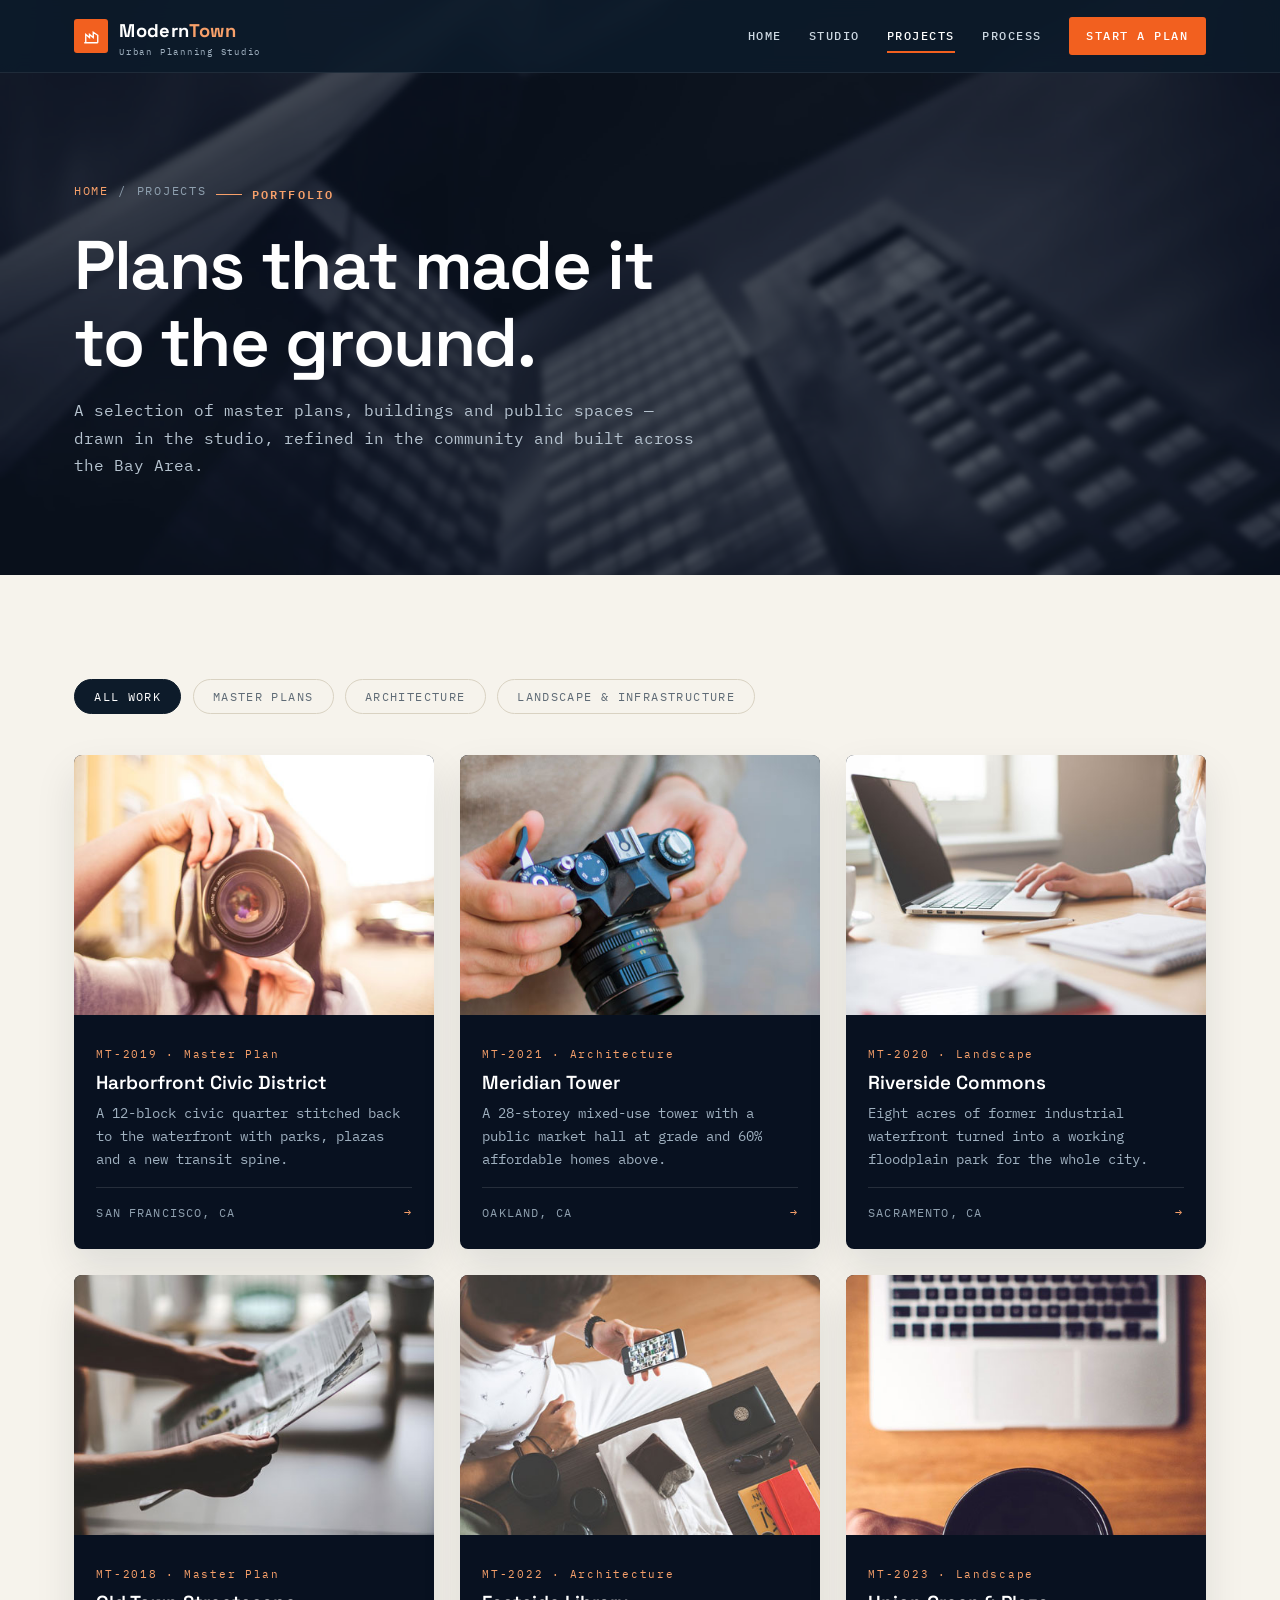
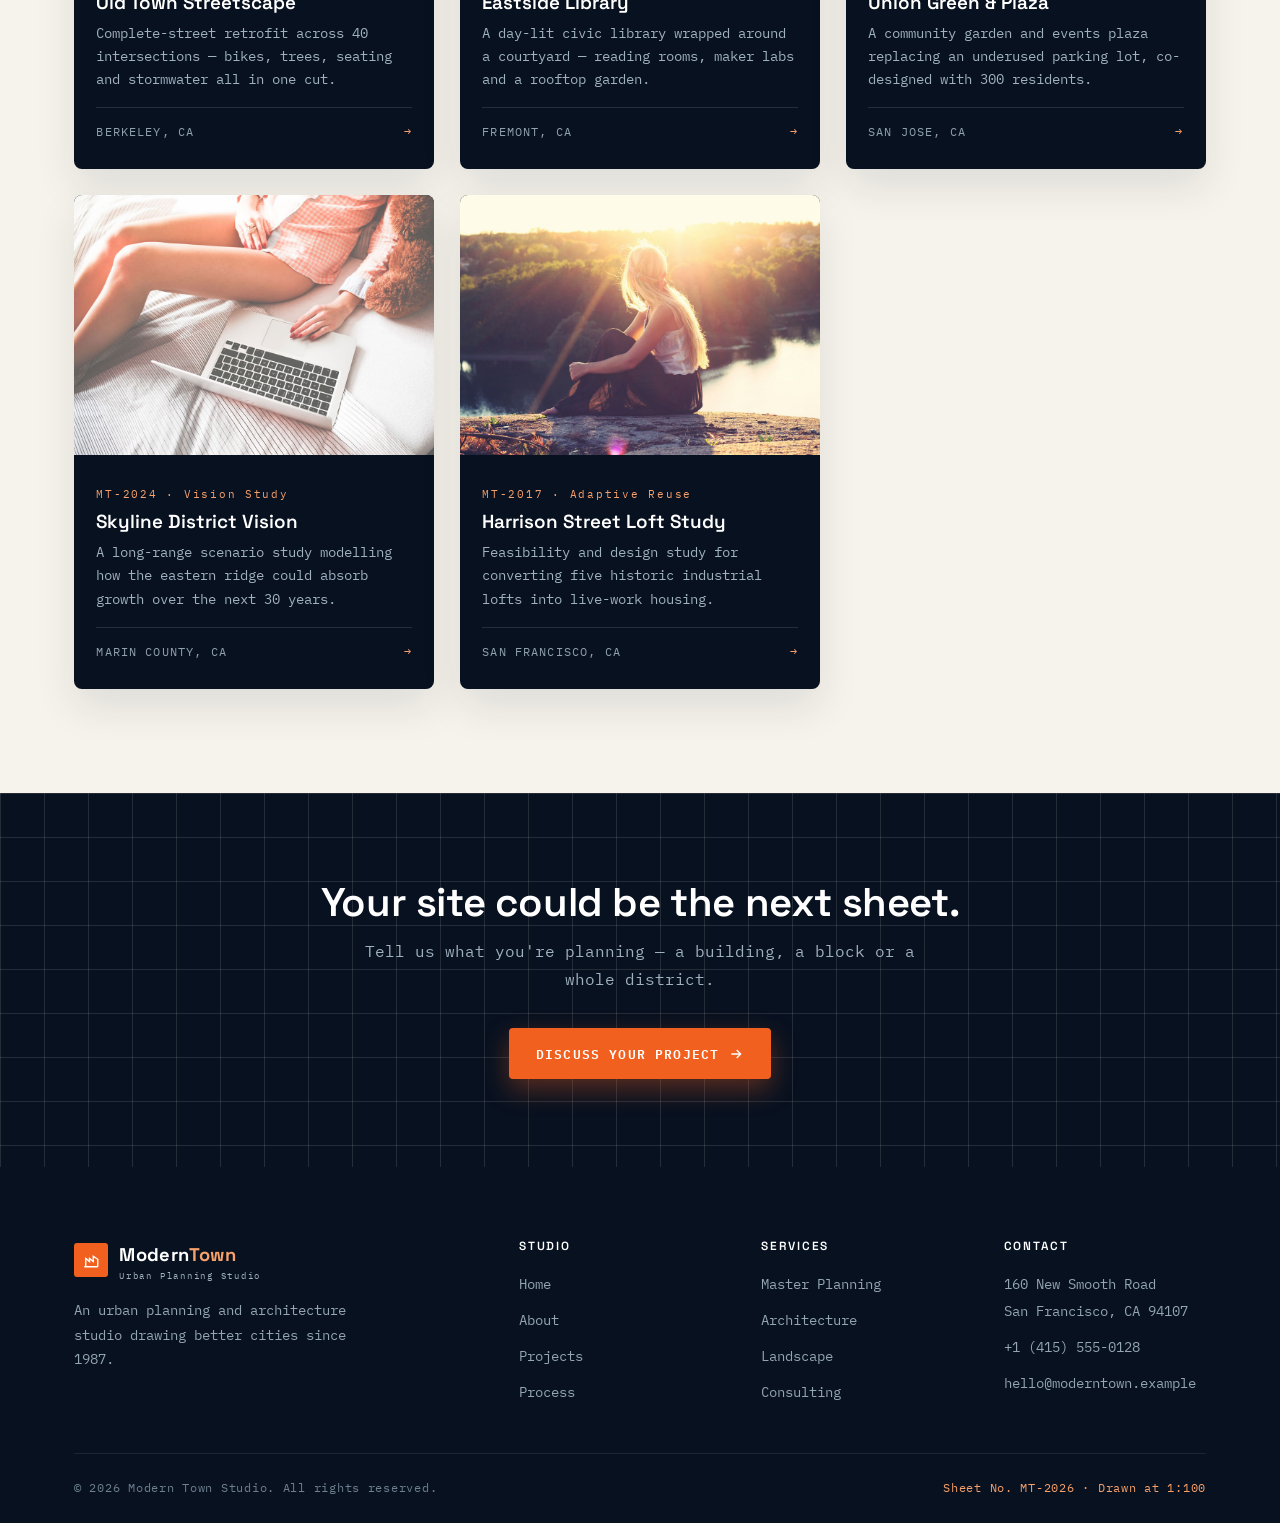
<file: projects.html>
<!DOCTYPE html>
<html lang="en">
<head>
  <meta charset="utf-8">
  <meta name="viewport" content="width=device-width, initial-scale=1">
  <title>Projects — Modern Town Studio</title>
  <meta name="description" content="Browse the built and designed work of Modern Town — master plans, architecture and landscape projects across California and beyond.">
  <link rel="icon" href="data:image/svg+xml,%3Csvg xmlns='http://www.w3.org/2000/svg' viewBox='0 0 64 64'%3E%3Crect width='64' height='64' fill='%23f2601f'/%3E%3Cpath d='M14 48V24l8 10V30l8 12v-6l6 9h18v3H14z' fill='%23fff'/%3E%3C/svg%3E">
  <link rel="preconnect" href="https://fonts.googleapis.com">
  <link rel="preconnect" href="https://fonts.gstatic.com" crossorigin>
  <link href="https://fonts.googleapis.com/css2?family=Space+Grotesk:wght@400;500;600;700&family=IBM+Plex+Mono:wght@400;500;600&display=swap" rel="stylesheet">
  <link rel="stylesheet" href="assets/css/style.css">
</head>
<body>
  <a class="skip-link" href="#main">Skip to content</a>

  <header class="site-header" id="top">
    <div class="container header-inner">
      <a href="index.html" class="logo">
        <span class="logo-mark" aria-hidden="true">
          <svg viewBox="0 0 24 24" fill="none" stroke="currentColor" stroke-width="1.8"><path d="M3 21h18M5 21V10l5 4v-4l5 4V7l6 4v10"/></svg>
        </span>
        <span>Modern<span style="color:var(--signal-soft)">Town</span><small>Urban Planning Studio</small></span>
      </a>
      <button class="nav-toggle" aria-label="Toggle navigation" aria-expanded="false">
        <span></span><span></span><span></span>
      </button>
      <nav class="nav-links" aria-label="Primary navigation">
        <a href="index.html">Home</a>
        <a href="about.html">Studio</a>
        <a href="projects.html" aria-current="page">Projects</a>
        <a href="index.html#process">Process</a>
        <a href="contact.html" class="nav-cta">Start a Plan</a>
      </nav>
    </div>
  </header>

  <main id="main">
    <section class="page-hero page-hero--img">
      <div class="page-hero-bg" style="background-image:url('assets/img/stats-bg.jpg');"></div>
      <div class="container">
        <div class="crumb reveal"><a href="index.html">Home</a><span>/</span><span>Projects</span></div>
        <span class="eyebrow eyebrow--light reveal">Portfolio</span>
        <h1 class="reveal reveal-delay-1">Plans that made it<br>to the ground.</h1>
        <p class="reveal reveal-delay-2">A selection of master plans, buildings and public spaces — drawn in the studio, refined in the community and built across the Bay Area.</p>
      </div>
    </section>

    <section class="section">
      <div class="container">
        <div class="filters reveal" role="tablist" aria-label="Filter projects by discipline">
          <button class="filter-btn active" data-filter="all">All Work</button>
          <button class="filter-btn" data-filter="plan">Master Plans</button>
          <button class="filter-btn" data-filter="build">Architecture</button>
          <button class="filter-btn" data-filter="land">Landscape &amp; Infrastructure</button>
        </div>

        <div class="project-grid">
          <article class="project-card reveal" data-cat="plan">
            <img src="assets/img/project-1.jpg" alt="Harborfront Civic District master plan">
            <div class="project-body">
              <span class="p-num">MT-2019 · Master Plan</span>
              <h3>Harborfront Civic District</h3>
              <p>A 12-block civic quarter stitched back to the waterfront with parks, plazas and a new transit spine.</p>
              <div class="project-meta"><span>San Francisco, CA</span><span class="arrow">→</span></div>
            </div>
          </article>
          <article class="project-card reveal" data-cat="build">
            <img src="assets/img/project-2.jpg" alt="Meridian Tower mixed-use building">
            <div class="project-body">
              <span class="p-num">MT-2021 · Architecture</span>
              <h3>Meridian Tower</h3>
              <p>A 28-storey mixed-use tower with a public market hall at grade and 60% affordable homes above.</p>
              <div class="project-meta"><span>Oakland, CA</span><span class="arrow">→</span></div>
            </div>
          </article>
          <article class="project-card reveal" data-cat="land">
            <img src="assets/img/project-3.jpg" alt="Riverside Commons floodplain park">
            <div class="project-body">
              <span class="p-num">MT-2020 · Landscape</span>
              <h3>Riverside Commons</h3>
              <p>Eight acres of former industrial waterfront turned into a working floodplain park for the whole city.</p>
              <div class="project-meta"><span>Sacramento, CA</span><span class="arrow">→</span></div>
            </div>
          </article>
          <article class="project-card reveal" data-cat="plan">
            <img src="assets/img/project-4.jpg" alt="Old Town complete-street retrofit">
            <div class="project-body">
              <span class="p-num">MT-2018 · Master Plan</span>
              <h3>Old Town Streetscape</h3>
              <p>Complete-street retrofit across 40 intersections — bikes, trees, seating and stormwater all in one cut.</p>
              <div class="project-meta"><span>Berkeley, CA</span><span class="arrow">→</span></div>
            </div>
          </article>
          <article class="project-card reveal" data-cat="build">
            <img src="assets/img/project-5.jpg" alt="Eastside Library civic building">
            <div class="project-body">
              <span class="p-num">MT-2022 · Architecture</span>
              <h3>Eastside Library</h3>
              <p>A day-lit civic library wrapped around a courtyard — reading rooms, maker labs and a rooftop garden.</p>
              <div class="project-meta"><span>Fremont, CA</span><span class="arrow">→</span></div>
            </div>
          </article>
          <article class="project-card reveal" data-cat="land">
            <img src="assets/img/project-6.jpg" alt="Union Green community plaza">
            <div class="project-body">
              <span class="p-num">MT-2023 · Landscape</span>
              <h3>Union Green &amp; Plaza</h3>
              <p>A community garden and events plaza replacing an underused parking lot, co-designed with 300 residents.</p>
              <div class="project-meta"><span>San Jose, CA</span><span class="arrow">→</span></div>
            </div>
          </article>
          <article class="project-card reveal" data-cat="plan">
            <img src="assets/img/about-1.jpg" alt="Skyline district long-range vision study">
            <div class="project-body">
              <span class="p-num">MT-2024 · Vision Study</span>
              <h3>Skyline District Vision</h3>
              <p>A long-range scenario study modelling how the eastern ridge could absorb growth over the next 30 years.</p>
              <div class="project-meta"><span>Marin County, CA</span><span class="arrow">→</span></div>
            </div>
          </article>
          <article class="project-card reveal" data-cat="land">
            <img src="assets/img/about-2.jpg" alt="Historic loft adaptive reuse study">
            <div class="project-body">
              <span class="p-num">MT-2017 · Adaptive Reuse</span>
              <h3>Harrison Street Loft Study</h3>
              <p>Feasibility and design study for converting five historic industrial lofts into live-work housing.</p>
              <div class="project-meta"><span>San Francisco, CA</span><span class="arrow">→</span></div>
            </div>
          </article>
        </div>
      </div>
    </section>

    <section class="cta-band">
      <div class="container">
        <h2 class="reveal">Your site could be the next sheet.</h2>
        <p class="reveal reveal-delay-1">Tell us what you're planning — a building, a block or a whole district.</p>
        <div class="btn-wrap reveal reveal-delay-2">
          <a href="contact.html" class="btn btn--signal">Discuss Your Project
            <svg viewBox="0 0 24 24" fill="none" stroke="currentColor" stroke-width="2"><path d="M5 12h14M13 6l6 6-6 6"/></svg>
          </a>
        </div>
      </div>
    </section>
  </main>

  <footer class="site-footer">
    <div class="container">
      <div class="footer-grid">
        <div class="footer-brand">
          <a href="index.html" class="logo">
            <span class="logo-mark" aria-hidden="true">
              <svg viewBox="0 0 24 24" fill="none" stroke="currentColor" stroke-width="1.8"><path d="M3 21h18M5 21V10l5 4v-4l5 4V7l6 4v10"/></svg>
            </span>
            <span>Modern<span style="color:var(--signal-soft)">Town</span><small>Urban Planning Studio</small></span>
          </a>
          <p>An urban planning and architecture studio drawing better cities since 1987.</p>
        </div>
        <div class="footer-col">
          <h4>Studio</h4>
          <ul>
            <li><a href="index.html">Home</a></li>
            <li><a href="about.html">About</a></li>
            <li><a href="projects.html">Projects</a></li>
            <li><a href="index.html#process">Process</a></li>
          </ul>
        </div>
        <div class="footer-col">
          <h4>Services</h4>
          <ul>
            <li><a href="projects.html">Master Planning</a></li>
            <li><a href="projects.html">Architecture</a></li>
            <li><a href="projects.html">Landscape</a></li>
            <li><a href="contact.html">Consulting</a></li>
          </ul>
        </div>
        <div class="footer-col">
          <h4>Contact</h4>
          <ul>
            <li><a href="https://maps.google.com" rel="noopener" target="_blank">160 New Smooth Road<br>San Francisco, CA 94107</a></li>
            <li><a href="tel:+14155550128">+1 (415) 555-0128</a></li>
            <li><a href="mailto:hello@moderntown.example">hello@moderntown.example</a></li>
          </ul>
        </div>
      </div>
      <div class="footer-bottom">
        <span>© <span data-year>2026</span> Modern Town Studio. All rights reserved.</span>
        <span class="fb-coord">Sheet No. MT-2026 · Drawn at 1:100</span>
      </div>
    </div>
  </footer>

  <script src="assets/js/main.js"></script>
</body>
</html>
</file>
<file: assets/css/style.css>
/* ============================================================
   MODERN TOWN — Urban Planning & Architecture Studio
   Blueprint drafting aesthetic: grid lines, registration marks,
   technical labels. Space Grotesk display + IBM Plex Mono body.
   ============================================================ */

:root {
  /* Brand palette */
  --navy: #0d1b2a;          /* drafting-table ink */
  --navy-deep: #081120;
  --blue: #1c3a5a;          /* blueprint line blue */
  --steel: #5b6b7a;         /* muted annotation grey */
  --signal: #f2601f;        /* signal orange */
  --signal-soft: #f7a06a;
  --paper: #f6f3ec;         /* trace paper */
  --paper-2: #ece7db;
  --white: #ffffff;
  --ink: #14212e;           /* body text on paper */
  --muted: #5f6b76;
  --grid-line: rgba(28, 58, 90, 0.14);
  --grid-line-light: rgba(246, 243, 236, 0.12);
  --line: #d9d2c2;

  /* Type */
  --display: 'Space Grotesk', 'Segoe UI', sans-serif;
  --mono: 'IBM Plex Mono', 'SF Mono', monospace;

  /* Geometry */
  --container: 1180px;
  --radius-sm: 4px;
  --radius: 8px;
  --radius-lg: 14px;
  --shadow: 0 18px 40px rgba(13, 27, 42, 0.10);
  --shadow-lg: 0 30px 70px rgba(13, 27, 42, 0.18);

  /* Motion */
  --ease: cubic-bezier(0.22, 1, 0.36, 1);
}

/* ---------- Reset ---------- */
*, *::before, *::after { box-sizing: border-box; }
html { scroll-behavior: smooth; -webkit-text-size-adjust: 100%; }
body {
  margin: 0;
  font-family: var(--mono);
  font-size: 16px;
  line-height: 1.7;
  color: var(--ink);
  background: var(--paper);
  -webkit-font-smoothing: antialiased;
}
img { max-width: 100%; display: block; }
a { color: inherit; text-decoration: none; }
ul { margin: 0; padding: 0; list-style: none; }
h1, h2, h3, h4 { font-family: var(--display); font-weight: 600; line-height: 1.12; color: var(--navy); margin: 0; }
h1 { font-size: clamp(2.5rem, 5.4vw, 4.3rem); letter-spacing: -0.02em; }
h2 { font-size: clamp(1.7rem, 3.2vw, 2.5rem); letter-spacing: -0.01em; }
h3 { font-size: 1.22rem; }
h4 { font-size: 1rem; }
p { margin: 0 0 1rem; }
button { font-family: inherit; cursor: pointer; }
::selection { background: var(--signal); color: var(--white); }

/* Accessible skip link */
.skip-link {
  position: absolute; left: -9999px; top: 0;
  background: var(--signal); color: #fff; padding: 0.6rem 1rem; z-index: 200;
}
.skip-link:focus { left: 0; }

/* ---------- Container ---------- */
.container { max-width: var(--container); margin: 0 auto; padding: 0 24px; }

/* ---------- Blueprint grid background ---------- */
.bp-grid {
  position: relative;
}
.bp-grid::before {
  content: "";
  position: absolute; inset: 0;
  background-image:
    linear-gradient(var(--grid-line) 1px, transparent 1px),
    linear-gradient(90deg, var(--grid-line) 1px, transparent 1px);
  background-size: 44px 44px;
  pointer-events: none;
}
.bp-grid--light::before {
  background-image:
    linear-gradient(var(--grid-line-light) 1px, transparent 1px),
    linear-gradient(90deg, var(--grid-line-light) 1px, transparent 1px);
}

/* Registration marks (corner crosses) */
.reg-marks::before, .reg-marks::after,
.reg-marks .rm-a, .reg-marks .rm-b {
  content: "";
  position: absolute;
  width: 18px; height: 18px;
  border: 2px solid var(--signal);
  opacity: 0.9;
  pointer-events: none;
  z-index: 2;
}
.reg-marks::before { top: 14px; left: 14px; border-right: none; border-bottom: none; }
.reg-marks::after { top: 14px; right: 14px; border-left: none; border-bottom: none; }
.reg-marks .rm-a { bottom: 14px; left: 14px; border-right: none; border-top: none; }
.reg-marks .rm-b { bottom: 14px; right: 14px; border-left: none; border-top: none; }

/* ---------- Buttons ---------- */
.btn {
  display: inline-flex; align-items: center; gap: 0.55rem;
  font-family: var(--mono); font-size: 0.82rem; font-weight: 600;
  letter-spacing: 0.09em; text-transform: uppercase;
  padding: 0.85rem 1.6rem;
  border: 1px solid transparent; border-radius: var(--radius-sm);
  transition: transform 0.25s var(--ease), background 0.25s, color 0.25s, border-color 0.25s, box-shadow 0.25s;
}
.btn svg { width: 16px; height: 16px; transition: transform 0.25s var(--ease); }
.btn:hover svg { transform: translateX(4px); }
.btn--signal { background: var(--signal); color: #fff; box-shadow: 0 10px 26px rgba(242, 96, 31, 0.35); }
.btn--signal:hover { background: #e04f14; transform: translateY(-2px); }
.btn--navy { background: var(--navy); color: #fff; }
.btn--navy:hover { background: var(--blue); transform: translateY(-2px); }
.btn--ghost { background: transparent; color: var(--navy); border-color: var(--navy); }
.btn--ghost:hover { background: var(--navy); color: #fff; }
.btn--ghost-light { background: transparent; color: #fff; border-color: rgba(255,255,255,0.5); }
.btn--ghost-light:hover { background: #fff; color: var(--navy); }
.btn--sm { padding: 0.6rem 1.1rem; font-size: 0.74rem; }
.btn--block { width: 100%; justify-content: center; }

/* ---------- Section scaffolding ---------- */
.section { padding: 6.5rem 0; position: relative; }
.section--tight { padding: 4.5rem 0; }
.section--navy { background: var(--navy); color: #cdd8e2; }
.section--navy h2, .section--navy h3 { color: #fff; }
.section--tint { background: var(--paper-2); }
.section--dark-grid { background: var(--navy-deep); color: #c6d2dd; }

.section-head { margin-bottom: 3rem; max-width: 720px; }
.section-head--center { margin-inline: auto; text-align: center; }

/* Eyebrow label (technical annotation) */
.eyebrow {
  display: inline-flex; align-items: center; gap: 0.6rem;
  font-family: var(--mono); font-size: 0.74rem; font-weight: 600;
  letter-spacing: 0.18em; text-transform: uppercase;
  color: var(--signal); margin-bottom: 1rem;
}
.eyebrow::before { content: ""; width: 26px; height: 1px; background: var(--signal); }
.eyebrow--center { justify-content: center; }
.eyebrow--center::after { content: ""; width: 26px; height: 1px; background: var(--signal); }
.eyebrow--light { color: var(--signal-soft); }
.eyebrow--light::before { background: var(--signal-soft); }
.section-head--center .eyebrow--light::after { background: var(--signal-soft); }

.section-lead { font-size: 1.02rem; color: var(--muted); max-width: 640px; }
.section--navy .section-lead { color: #9fb0bf; }

/* ---------- Header ---------- */
.site-header {
  position: fixed; top: 0; left: 0; right: 0; z-index: 100;
  background: rgba(13, 27, 42, 0.92);
  backdrop-filter: blur(10px);
  -webkit-backdrop-filter: blur(10px);
  border-bottom: 1px solid rgba(255, 255, 255, 0.08);
  transition: background 0.3s, box-shadow 0.3s;
}
.site-header--scrolled { background: rgba(8, 17, 32, 0.98); box-shadow: 0 10px 30px rgba(0,0,0,0.25); }
.header-inner {
  display: flex; align-items: center; justify-content: space-between;
  height: 72px; gap: 1rem;
}
.logo {
  display: inline-flex; align-items: center; gap: 0.7rem;
  font-family: var(--display); font-weight: 700; font-size: 1.15rem;
  color: #fff; letter-spacing: 0.02em;
}
.logo-mark {
  width: 34px; height: 34px; display: grid; place-items: center;
  background: var(--signal); color: #fff; border-radius: 3px;
}
.logo-mark svg { width: 18px; height: 18px; }
.logo span b { color: var(--signal); }
.logo small { display: block; font-family: var(--mono); font-size: 0.55rem; font-weight: 400; letter-spacing: 0.2em; color: #9fb0bf; line-height: 1; margin-top: 1px; }

.nav-links { display: flex; align-items: center; gap: 1.7rem; }
.nav-links a {
  font-family: var(--mono); font-size: 0.78rem; font-weight: 500;
  letter-spacing: 0.12em; text-transform: uppercase; color: #cdd8e2;
  padding: 0.4rem 0; position: relative; transition: color 0.2s;
}
.nav-links a::after {
  content: ""; position: absolute; left: 0; bottom: 0;
  width: 0; height: 2px; background: var(--signal); transition: width 0.3s var(--ease);
}
.nav-links a:hover, .nav-links a[aria-current="page"] { color: #fff; }
.nav-links a:hover::after, .nav-links a[aria-current="page"]::after { width: 100%; }
.nav-cta {
  padding: 0.55rem 1.1rem !important;
  background: var(--signal); color: #fff !important; border-radius: 3px;
}
.nav-cta::after { display: none; }
.nav-cta:hover { background: #e04f14; }

.nav-toggle {
  display: none; flex-direction: column; gap: 5px;
  background: none; border: 0; padding: 8px; z-index: 60;
}
.nav-toggle span { width: 24px; height: 2px; background: #fff; transition: transform 0.3s var(--ease), opacity 0.3s; }
.nav-toggle[aria-expanded="true"] span:nth-child(1) { transform: translateY(7px) rotate(45deg); }
.nav-toggle[aria-expanded="true"] span:nth-child(2) { opacity: 0; }
.nav-toggle[aria-expanded="true"] span:nth-child(3) { transform: translateY(-7px) rotate(-45deg); }

/* ---------- Hero ---------- */
.hero {
  position: relative; min-height: 92vh;
  display: flex; align-items: center;
  background: var(--navy-deep);
  overflow: hidden;
}
.hero-bg {
  position: absolute; inset: 0;
  background-size: cover; background-position: center;
}
.hero-bg::after {
  content: ""; position: absolute; inset: 0;
  background: linear-gradient(105deg, rgba(8, 17, 32, 0.94) 20%, rgba(8, 17, 32, 0.55) 55%, rgba(8, 17, 32, 0.35));
}
.hero-bp { position: absolute; inset: 0; opacity: 0.5;
  background-image:
    linear-gradient(var(--grid-line-light) 1px, transparent 1px),
    linear-gradient(90deg, var(--grid-line-light) 1px, transparent 1px);
  background-size: 44px 44px;
  pointer-events: none;
}
.hero-inner { position: relative; z-index: 3; padding: 9rem 24px 7rem; max-width: var(--container); width: 100%; margin: 0 auto; }

.hero-badge {
  display: inline-flex; align-items: center; gap: 0.6rem;
  font-family: var(--mono); font-size: 0.74rem; font-weight: 500;
  letter-spacing: 0.16em; text-transform: uppercase;
  color: #f7c9a8; background: rgba(242, 96, 31, 0.14);
  border: 1px solid rgba(242, 96, 31, 0.45);
  padding: 0.5rem 1rem; border-radius: 999px; margin-bottom: 1.6rem;
}
.hero-badge .dot { width: 7px; height: 7px; border-radius: 50%; background: var(--signal); animation: pulse 2s infinite; }
@keyframes pulse { 0%,100% { opacity: 1; } 50% { opacity: 0.35; } }

.hero h1 { color: #fff; margin-bottom: 1.4rem; }
.hero h1 .hl {
  position: relative; color: var(--signal-soft);
}
.hero-deck { color: #b7c4d0; max-width: 560px; font-size: 1.02rem; margin-bottom: 2.2rem; }
.hero-deck .coord { color: var(--signal-soft); }

.hero-actions { display: flex; flex-wrap: wrap; gap: 1rem; }
.hero-meta {
  display: flex; flex-wrap: wrap; gap: 2rem; margin-top: 3rem;
  padding-top: 1.6rem; border-top: 1px solid rgba(255,255,255,0.14);
}
.hero-meta span {
  font-family: var(--mono); font-size: 0.72rem; letter-spacing: 0.12em;
  text-transform: uppercase; color: #8fa0af;
}
.hero-meta b { display: block; font-family: var(--display); font-size: 1.05rem; color: #fff; font-weight: 600; letter-spacing: 0.02em; text-transform: none; margin-top: 2px; }

.scroll-cue {
  position: absolute; bottom: 2rem; left: 50%; transform: translateX(-50%);
  display: flex; flex-direction: column; align-items: center; gap: 0.5rem;
  color: #9fb0bf; font-size: 0.7rem; letter-spacing: 0.2em; text-transform: uppercase; z-index: 4;
}
.scroll-cue .line { width: 1px; height: 44px; background: linear-gradient(#9fb0bf, transparent); animation: drip 2s infinite; }
@keyframes drip { 0% { transform: scaleY(0); transform-origin: top; } 50% { transform: scaleY(1); transform-origin: top; } 51% { transform-origin: bottom; } 100% { transform: scaleY(0); transform-origin: bottom; } }

/* Page hero (interior pages) */
.page-hero {
  position: relative; padding: 11rem 0 5rem;
  background-size: cover; background-position: center; color: #fff;
}
.page-hero--img { background: var(--navy-deep); }
.page-hero--img .page-hero-bg {
  position: absolute; inset: 0; background-size: cover; background-position: center;
}
.page-hero--img .page-hero-bg::after {
  content: ""; position: absolute; inset: 0; background: rgba(8, 17, 32, 0.72);
}
.page-hero--dark { background: var(--navy-deep); }
.page-hero .container { position: relative; z-index: 3; }
.page-hero h1 { color: #fff; margin-bottom: 1rem; }
.page-hero p { color: #b7c4d0; max-width: 620px; }
.crumb {
  display: inline-flex; align-items: center; gap: 0.6rem;
  font-size: 0.76rem; letter-spacing: 0.14em; text-transform: uppercase;
  color: #8fa0af; margin-bottom: 1.6rem;
}
.crumb a { color: var(--signal-soft); }
.crumb a:hover { color: var(--signal); }

/* ---------- Cards ---------- */
.cards-3 { display: grid; grid-template-columns: repeat(3, 1fr); gap: 1.5rem; }
.cards-4 { display: grid; grid-template-columns: repeat(4, 1fr); gap: 1.4rem; }

.feature-card {
  position: relative;
  background: #fff; border: 1px solid var(--line);
  border-radius: var(--radius); padding: 2.1rem 1.8rem;
  overflow: hidden; transition: transform 0.35s var(--ease), box-shadow 0.35s;
}
.feature-card::after {
  content: ""; position: absolute; top: 0; left: 0; right: 0; height: 3px;
  background: var(--signal); transform: scaleX(0); transform-origin: left;
  transition: transform 0.4s var(--ease);
}
.feature-card:hover { transform: translateY(-6px); box-shadow: var(--shadow); }
.feature-card:hover::after { transform: scaleX(1); }
.fc-icon {
  width: 52px; height: 52px; border-radius: var(--radius-sm);
  display: grid; place-items: center;
  background: var(--navy); color: var(--signal-soft); margin-bottom: 1.3rem;
}
.fc-icon svg { width: 26px; height: 26px; }
.feature-card h3 { margin-bottom: 0.6rem; }
.feature-card p { font-size: 0.9rem; color: var(--muted); margin-bottom: 0; }
.fc-tag {
  position: absolute; top: 1rem; right: 1rem;
  font-size: 0.6rem; letter-spacing: 0.14em; text-transform: uppercase;
  color: var(--signal); font-weight: 600;
}

/* ---------- Split / visual frame ---------- */
.split { display: grid; grid-template-columns: 1.05fr 1fr; gap: 4rem; align-items: center; }
.split--rev { direction: rtl; }
.split--rev > * { direction: ltr; }

.visual-frame { position: relative; }
.visual-frame img { border-radius: var(--radius); box-shadow: var(--shadow-lg); }
.vf-frame::before {
  content: ""; position: absolute; inset: 0;
  border: 2px solid var(--signal); border-radius: var(--radius);
  transform: translate(16px, 16px); z-index: -1;
}
.vf-badge {
  position: absolute; bottom: -1.2rem; right: -1.2rem;
  background: var(--signal); color: #fff;
  padding: 1.1rem 1.4rem; border-radius: var(--radius-sm);
  text-align: center; box-shadow: var(--shadow-lg);
}
.vf-badge b { display: block; font-family: var(--display); font-size: 1.7rem; font-weight: 700; line-height: 1; }
.vf-badge span { font-size: 0.66rem; letter-spacing: 0.12em; text-transform: uppercase; opacity: 0.9; }
.vf-coord {
  position: absolute; top: -2.2rem; right: 0;
  font-size: 0.68rem; letter-spacing: 0.14em; color: var(--signal);
}

/* ---------- Projects grid ---------- */
.project-grid { display: grid; grid-template-columns: repeat(3, 1fr); gap: 1.6rem; }
.project-card {
  position: relative; border-radius: var(--radius); overflow: hidden;
  background: var(--navy-deep); box-shadow: var(--shadow);
  transition: transform 0.35s var(--ease), box-shadow 0.35s;
}
.project-card:hover { transform: translateY(-8px); box-shadow: var(--shadow-lg); }
.project-card img { width: 100%; height: 260px; object-fit: cover; transition: transform 0.6s var(--ease); }
.project-card:hover img { transform: scale(1.06); }
.project-body { padding: 1.5rem 1.4rem 1.7rem; color: #fff; }
.project-body .p-num { font-size: 0.68rem; letter-spacing: 0.16em; color: var(--signal-soft); }
.project-body h3 { color: #fff; margin: 0.35rem 0 0.55rem; font-size: 1.18rem; }
.project-body p { color: #9fb0bf; font-size: 0.85rem; margin-bottom: 1rem; }
.project-meta {
  display: flex; justify-content: space-between; align-items: center;
  border-top: 1px solid rgba(255,255,255,0.12); padding-top: 0.9rem;
  font-size: 0.72rem; letter-spacing: 0.1em; text-transform: uppercase; color: #8fa0af;
}
.project-meta .arrow { color: var(--signal-soft); }

/* Filters */
.filters { display: flex; flex-wrap: wrap; gap: 0.7rem; margin-bottom: 2.6rem; }
.filter-btn {
  font-family: var(--mono); font-size: 0.72rem; letter-spacing: 0.12em; text-transform: uppercase;
  padding: 0.55rem 1.2rem; border-radius: 999px; border: 1px solid var(--line);
  background: transparent; color: var(--muted); transition: all 0.25s;
}
.filter-btn:hover { border-color: var(--navy); color: var(--navy); }
.filter-btn.active { background: var(--navy); border-color: var(--navy); color: #fff; }

/* ---------- Stats band ---------- */
.stats-band {
  position: relative; padding: 5.5rem 0;
  background-size: cover; background-position: center;
  overflow: hidden;
}
.stats-band::before {
  content: ""; position: absolute; inset: 0; background: rgba(8, 17, 32, 0.86);
}
.stats-band .container { position: relative; z-index: 2; }
.stats-row { display: grid; grid-template-columns: repeat(4, 1fr); gap: 2rem; text-align: center; }
.stat { padding: 1.2rem 1rem; position: relative; }
.stat + .stat::before {
  content: ""; position: absolute; left: -1rem; top: 20%; height: 60%; width: 1px;
  background: rgba(255,255,255,0.12);
}
.stat b {
  display: block; font-family: var(--display); font-size: clamp(2rem, 4vw, 3rem);
  font-weight: 700; color: var(--signal-soft); line-height: 1;
}
.stat span {
  display: block; margin-top: 0.6rem; font-size: 0.72rem; letter-spacing: 0.16em;
  text-transform: uppercase; color: #a9b8c6;
}

/* ---------- Timeline / milestones ---------- */
.timeline { position: relative; margin-top: 1rem; }
.timeline::before {
  content: ""; position: absolute; left: 8px; top: 4px; bottom: 4px; width: 1px;
  background: var(--line);
}
.tl-item { position: relative; padding-left: 2.6rem; padding-bottom: 2.2rem; }
.tl-item::before {
  content: ""; position: absolute; left: 0; top: 5px; width: 17px; height: 17px;
  border: 3px solid var(--signal); border-radius: 50%; background: var(--paper);
}
.tl-year { font-family: var(--display); font-weight: 700; color: var(--signal); font-size: 1.1rem; }
.tl-item h4 { margin: 0.2rem 0 0.4rem; }
.tl-item p { font-size: 0.9rem; color: var(--muted); margin-bottom: 0; }

/* ---------- Process / numbered steps ---------- */
.process-grid { display: grid; grid-template-columns: repeat(4, 1fr); gap: 1.4rem; }
.process-step { position: relative; padding-top: 2.6rem; }
.process-step::before {
  content: attr(data-step); position: absolute; top: 0; left: 0;
  font-family: var(--display); font-size: 1.6rem; font-weight: 700; color: var(--signal);
  border-bottom: 3px solid var(--signal); line-height: 1.2;
}
.process-step h3 { margin-bottom: 0.5rem; }
.process-step p { font-size: 0.86rem; color: var(--muted); margin-bottom: 0; }

/* ---------- Testimonials ---------- */
.testi-wrap { position: relative; max-width: 820px; margin: 0 auto; }
.testi-slide { display: none; text-align: center; padding: 0.5rem 1rem; }
.testi-slide.active { display: block; animation: fadeSlide 0.5s var(--ease); }
@keyframes fadeSlide { from { opacity: 0; transform: translateY(14px); } to { opacity: 1; transform: none; } }
.testi-slide img {
  width: 74px; height: 74px; border-radius: 50%; object-fit: cover;
  margin: 0 auto 1.1rem; border: 3px solid var(--signal);
}
.testi-slide blockquote {
  margin: 0 0 1.4rem; font-family: var(--display); font-size: clamp(1.1rem, 2.2vw, 1.5rem);
  color: #fff; line-height: 1.5; font-weight: 500;
}
.testi-slide cite { display: block; font-style: normal; font-size: 0.76rem; letter-spacing: 0.16em; text-transform: uppercase; color: var(--signal-soft); }
.testi-slide cite small { display: block; color: #8fa0af; margin-top: 0.2rem; letter-spacing: 0.08em; }
.testi-nav {
  display: flex; justify-content: center; gap: 0.6rem; margin-top: 2rem;
}
.testi-dot {
  width: 10px; height: 10px; border-radius: 50%; border: 1px solid rgba(255,255,255,0.4);
  background: transparent; padding: 0; transition: all 0.25s;
}
.testi-dot.active { background: var(--signal); border-color: var(--signal); transform: scale(1.25); }

/* ---------- Team ---------- */
.team-grid { display: grid; grid-template-columns: repeat(3, 1fr); gap: 1.6rem; }
.team-card {
  background: #fff; border: 1px solid var(--line); border-radius: var(--radius);
  overflow: hidden; transition: transform 0.35s var(--ease), box-shadow 0.35s;
}
.team-card:hover { transform: translateY(-6px); box-shadow: var(--shadow); }
.tc-photo { position: relative; }
.tc-photo img { width: 100%; height: 250px; object-fit: cover; }
.tc-role {
  position: absolute; left: 1rem; bottom: 1rem;
  background: var(--signal); color: #fff; font-size: 0.64rem;
  letter-spacing: 0.14em; text-transform: uppercase; padding: 0.4rem 0.8rem; border-radius: 3px;
}
.team-info { padding: 1.4rem 1.4rem 1.6rem; }
.team-info h3 { margin-bottom: 0.25rem; }
.team-info .role { font-size: 0.72rem; letter-spacing: 0.12em; text-transform: uppercase; color: var(--signal); font-weight: 600; }
.team-info p { font-size: 0.88rem; color: var(--muted); margin: 0.8rem 0 0; }

/* ---------- Quote ---------- */
.quote-card {
  position: relative; padding: 3rem 2.4rem; text-align: center;
  background: #fff; border: 1px solid var(--line); border-radius: var(--radius);
  overflow: hidden;
}
.quote-card::before {
  content: ""; position: absolute; top: 0; left: 0; right: 0; height: 4px;
  background: linear-gradient(90deg, var(--signal) 0 30%, var(--navy) 30% 60%, var(--steel) 60% 100%);
}
.quote-card blockquote {
  font-family: var(--display); font-size: clamp(1.15rem, 2.4vw, 1.6rem);
  color: var(--navy); line-height: 1.5; margin: 0 0 1.4rem; font-weight: 500;
}
.quote-card cite { font-style: normal; font-size: 0.76rem; letter-spacing: 0.16em; text-transform: uppercase; color: var(--muted); }

/* ---------- CTA band ---------- */
.cta-band { position: relative; padding: 5.5rem 0; background: var(--navy-deep); color: #fff; overflow: hidden; }
.cta-band::after {
  content: ""; position: absolute; inset: 0;
  background-image:
    linear-gradient(var(--grid-line-light) 1px, transparent 1px),
    linear-gradient(90deg, var(--grid-line-light) 1px, transparent 1px);
  background-size: 44px 44px; pointer-events: none;
}
.cta-band .container { position: relative; z-index: 2; text-align: center; }
.cta-band h2 { color: #fff; margin-bottom: 0.8rem; }
.cta-band p { color: #9fb0bf; max-width: 560px; margin: 0 auto 2.2rem; }
.btn-wrap { display: flex; flex-wrap: wrap; justify-content: center; gap: 1rem; }

/* ---------- Contact ---------- */
.contact-grid { display: grid; grid-template-columns: 1fr 1.1fr; gap: 3.5rem; align-items: start; }
.ci-list { display: grid; gap: 1.4rem; }
.ci-item { display: flex; gap: 1rem; align-items: flex-start; }
.ci-icon {
  flex: none; width: 46px; height: 46px; border-radius: var(--radius-sm);
  background: var(--navy); color: var(--signal-soft); display: grid; place-items: center;
}
.ci-icon svg { width: 22px; height: 22px; }
.ci-item dt { font-family: var(--display); font-weight: 600; color: var(--navy); font-size: 0.98rem; }
.ci-item dd { margin: 0.2rem 0 0; font-size: 0.9rem; color: var(--muted); line-height: 1.6; }
.ci-item dd a { color: var(--muted); }
.ci-item dd a:hover { color: var(--signal); }

.contact-form {
  background: #fff; border: 1px solid var(--line); border-radius: var(--radius);
  padding: 2.2rem; box-shadow: var(--shadow);
}
.form-row { display: grid; grid-template-columns: 1fr 1fr; gap: 1.2rem; }
.form-group { margin-bottom: 1.2rem; }
.form-group label {
  display: block; font-size: 0.72rem; letter-spacing: 0.12em; text-transform: uppercase;
  color: var(--muted); margin-bottom: 0.45rem; font-weight: 600;
}
.form-group input, .form-group select, .form-group textarea {
  width: 100%; padding: 0.8rem 1rem;
  font-family: var(--mono); font-size: 0.92rem; color: var(--ink);
  background: var(--paper); border: 1px solid var(--line); border-radius: var(--radius-sm);
  transition: border-color 0.2s, box-shadow 0.2s, background 0.2s;
}
.form-group textarea { min-height: 130px; resize: vertical; }
.form-group input:focus, .form-group select:focus, .form-group textarea:focus {
  outline: none; border-color: var(--signal); background: #fff;
  box-shadow: 0 0 0 3px rgba(242, 96, 31, 0.14);
}
.form-group input.invalid, .form-group textarea.invalid { border-color: #d64541; }
.form-status { font-size: 0.84rem; min-height: 1.3em; margin: 0 0 1rem; }
.form-status.ok { color: #2e7d32; }
.form-status.err { color: #d64541; }

/* ---------- Footer ---------- */
.site-footer { background: var(--navy-deep); color: #93a4b3; padding: 4.5rem 0 0; }
.footer-grid { display: grid; grid-template-columns: 2fr 1fr 1fr 1fr; gap: 2.5rem; padding-bottom: 3rem; }
.footer-brand .logo { margin-bottom: 1.1rem; }
.footer-brand p { font-size: 0.9rem; max-width: 300px; }
.footer-col h4 {
  font-size: 0.74rem; letter-spacing: 0.16em; text-transform: uppercase;
  color: #fff; margin-bottom: 1.1rem;
}
.footer-col ul { display: grid; gap: 0.55rem; }
.footer-col a { font-size: 0.88rem; color: #93a4b3; transition: color 0.2s; }
.footer-col a:hover { color: var(--signal-soft); }
.footer-bottom {
  display: flex; justify-content: space-between; flex-wrap: wrap; gap: 0.8rem;
  border-top: 1px solid rgba(255,255,255,0.08); padding: 1.5rem 0;
  font-size: 0.76rem; letter-spacing: 0.06em; color: #6d7f8e;
}
.footer-bottom .fb-coord { color: var(--signal-soft); }

/* ---------- 404 ---------- */
.page-404 { position: relative; min-height: 88vh; display: flex; align-items: center; text-align: center; background: var(--navy-deep); overflow: hidden; }
.page-404 .bp-grid { position: absolute; inset: 0; }
.page-404 .container { position: relative; z-index: 3; }
.big-404 {
  font-family: var(--display); font-weight: 700; font-size: clamp(7rem, 22vw, 14rem);
  line-height: 0.9; color: transparent; -webkit-text-stroke: 2px var(--signal);
  letter-spacing: 0.02em; margin-bottom: 1.4rem;
}
.page-404 h1 { color: #fff; margin-bottom: 0.8rem; }
.page-404 p { color: #9fb0bf; max-width: 460px; margin: 0 auto 2.2rem; }

/* ---------- Reveal animations ---------- */
.reveal { opacity: 0; transform: translateY(26px); transition: opacity 0.7s var(--ease), transform 0.7s var(--ease); }
.reveal.reveal-in { opacity: 1; transform: none; }
.reveal-delay-1 { transition-delay: 0.1s; }
.reveal-delay-2 { transition-delay: 0.2s; }
.reveal-delay-3 { transition-delay: 0.3s; }
@media (prefers-reduced-motion: reduce) {
  *, *::before, *::after { animation-duration: 0.01ms !important; transition-duration: 0.01ms !important; scroll-behavior: auto !important; }
  .reveal { opacity: 1; transform: none; }
}

/* ---------- Responsive ---------- */
@media (max-width: 992px) {
  .cards-3, .cards-4, .process-grid { grid-template-columns: repeat(2, 1fr); }
  .project-grid { grid-template-columns: repeat(2, 1fr); }
  .team-grid { grid-template-columns: repeat(2, 1fr); }
  .stats-row { grid-template-columns: repeat(2, 1fr); }
  .stat + .stat::before { display: none; }
  .split { grid-template-columns: 1fr; gap: 3rem; }
  .contact-grid { grid-template-columns: 1fr; gap: 2.5rem; }
  .footer-grid { grid-template-columns: 1fr 1fr; }
  .hero { min-height: 86vh; }

  .nav-links {
    position: fixed; top: 0; right: 0; height: 100vh; width: min(320px, 82vw);
    flex-direction: column; align-items: flex-start; justify-content: center;
    gap: 1.6rem; padding: 3rem 2.4rem;
    background: var(--navy-deep);
    transform: translateX(100%); transition: transform 0.4s var(--ease);
    box-shadow: -20px 0 50px rgba(0,0,0,0.3);
  }
  .nav-links.open { transform: translateX(0); }
  .nav-links a { font-size: 0.95rem; }
  .nav-toggle { display: flex; }
  .nav-cta { border-radius: 3px; }
}

@media (max-width: 576px) {
  .cards-3, .cards-4, .process-grid, .project-grid, .team-grid, .stats-row { grid-template-columns: 1fr; }
  .form-row { grid-template-columns: 1fr; }
  .footer-grid { grid-template-columns: 1fr; }
  .hero-inner { padding-top: 8rem; }
  .section { padding: 4.5rem 0; }
  .vf-badge { right: 0; }
  .hero-meta { gap: 1.2rem; }
}
</file>
